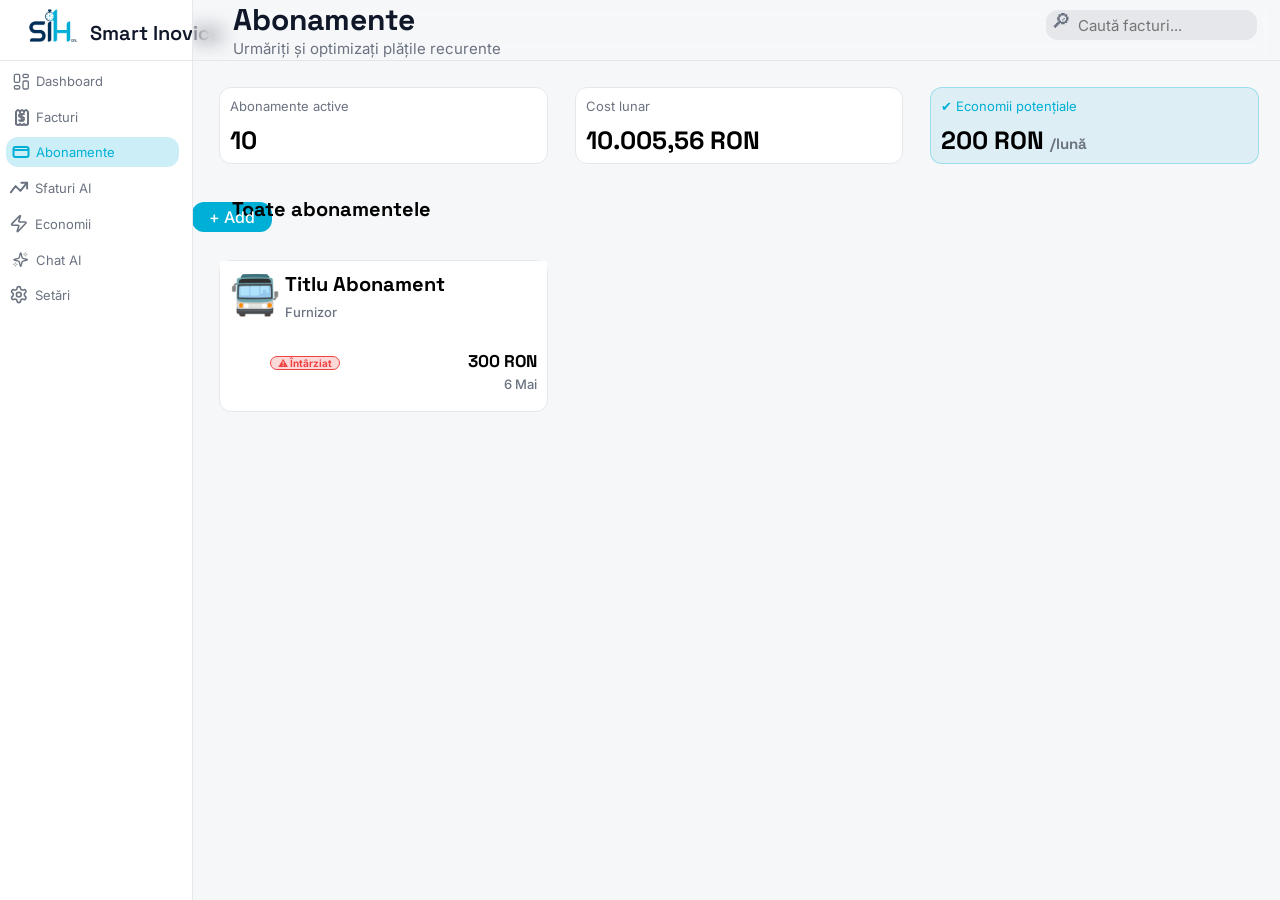
<file: abonamente.html>
<!doctype html>
<html lang="ro">
  <head>
    <title>Smart Inovice | Abonamente</title>
    <meta charset="UTF-8" />
    <meta property="og:title" content="Smart Inovice - Abonamente">
    <meta property="og:description" content="Smart Inovice | Abonamente - Urmăriți și optimizați plățile recurente">
    <meta property="og:image" content="https://t-beni.github.io/Smart-Inovex-Platform/Imagini/meta_image.jpeg">
    <meta property="og:url" content="https://t-beni.github.io//Smart-Inovex-Platform/abonamente.html">
    <meta property="og:type" content="website">
    <link rel="stylesheet" href="style.css" />
    <link rel="icon" type="image/x-icon" href="Imagini/logoTransparent.png" />
  </head>
  <body id="bodyAll">
    <!--Partea fixa-->

    <!--Header-->
    <section id="half1">
      <div id="component1">
        <img id="imgLogo1" src="Imagini/logoTransparent.png" />
        <p id="textLogo1">Smart Inovice</p>
      </div>
      <div id="component2">
        <div id="component2Text">
          <p id="dashboardText">Abonamente</p>
          <p id="dashboardText2">Urmăriți și optimizați plățile recurente</p>
        </div>
        <div id="containerHeaderRight">
          <div id="containerSearchBar">
            <div id="searchBar">
              <p id="searchBarSymbol">🔎︎</p>
              <input
                type="text"
                id="searchBarInput"
                placeholder="Caută facturi..."
              />
            </div>
          </div>
        </div>
      </div>
    </section>
    <section id="half2">
      <!--Bara de navigare-->
      <div id="component3">
        <div class="butonNav notSelected" onclick="window.location.href='dashboard.html'">
          <svg id="svgDashboard" viewBox="0 0 30 30" class="navSVG">
            <rect
              x="5"
              y="5"
              width="8"
              height="12"
              rx="2"
              fill="transparent"
              stroke="hsl(220 9% 46%)"
              stroke-width="2"
            />
            <rect
              x="18"
              y="5"
              width="8"
              height="5"
              rx="2"
              fill="transparent"
              stroke="hsl(220 9% 46%)"
              stroke-width="2"
            />
            <rect
              x="18"
              y="15"
              width="8"
              height="12"
              rx="2"
              fill="transparent"
              stroke="hsl(220 9% 46%)"
              stroke-width="2"
            />
            <rect
              x="5"
              y="22"
              width="8"
              height="5"
              rx="2"
              fill="transparent"
              stroke="hsl(220 9% 46%)"
              stroke-width="2"
            />
          </svg>
          <p class="navText">Dashboard</p>
        </div>
        <div class="butonNav notSelected" onclick="window.location.href='facturi.html'">
          <svg viewBox="0 0 20 20" class="navSVG">
            <path
              d="
    M 5 5
    Q 7 1 9 5
    Q 11 1 13 5
    Q 15 1 17 5
    L 17 17
    Q 15 19 13 17
    Q 11 19 9 17
    Q 7 19 5 17
    Z

    M 10.5 7
    L 10.5 14

    M 13 8
    Q 13 7 10.5 7
    Q 8 7 8 8.5
    Q 8 10 10.5 10
    Q 13 10 13 11.5
    Q 13 14 10.5 14
    Q 8 14 8 12.5
  "
              fill="transparent"
              stroke="hsl(220 9% 46%)"
              stroke-width="2"
            />
          </svg>
          <p class="navText">Facturi</p>
        </div>
        <div class="butonNav selected">
          <svg viewBox="0 0 20 20" class="navSVG">
            <rect
              x="2.5"
              y="5"
              width="15"
              height="10"
              rx="2"
              ry="2"
              fill="none"
              stroke="rgb(0, 175, 214)"
              stroke-width="2"
            />
            <path
              d="
    M 2 8
    L 18 8
  "
              fill="transparent"
              stroke="rgb(0, 175, 214)"
              stroke-width="2"
            />
          </svg>
          <p class="navText">Abonamente</p>
        </div>
        <div class="butonNav notSelected" onclick="window.location.href='sfaturi-ai.html'">
          <svg
            width="24"
            height="24"
            viewBox="0 0 25 25"
            fill="none"
            stroke="hsl(220 9% 46%)"
            stroke-width="2"
            stroke-linecap="round"
            stroke-linejoin="round"
          >
            <polyline points="22 7 15 15.5 10 10.5 5 17"></polyline>
            <polyline points="16 7 22 7 22 13"></polyline>
          </svg>
          <p class="navText">Sfaturi AI</p>
        </div>
        <div class="butonNav notSelected" onclick="window.location.href='economii.html'">
          <svg
            width="24"
            height="24"
            viewBox="-4 -2.5 30 30"
            fill="none"
            stroke="hsl(220 9% 46%)"
            stroke-width="2"
            stroke-linecap="round"
            stroke-linejoin="round"
          >
            <path
              d="M4 14a1 1 0 0 1-.78-1.63l9.9-10.2a.5.5 0 0 1 .86.46l-1.92 6.02A1 1 0 0 0 13 10h7a1 1 0 0 1 .78 1.63l-9.9 10.2a.5.5 0 0 1-.86-.46l1.92-6.02A1 1 0 0 0 11 14z"
            ></path>
          </svg>
          <p class="navText">Economii</p>
        </div>
<div class="butonNav notSelected" onclick="window.location.href='ai-chat.html'">
              <svg class="navSVG" viewBox="0 0 30 30" stroke = "hsl(220 9% 46%)">
                <defs>
                  <path id="shape" d="M9.937 15.5A2 2 0 0 0 8.5 14.063l-6.135-1.582a.5.5 0 0 1 0-.962L8.5 9.936A2 2 0 0 0 9.937 8.5l1.582-6.135a.5.5 0 0 1 .963 0L14.063 8.5A2 2 0 0 0 15.5 9.937l6.135 1.581a.5.5 0 0 1 0 .964L15.5 14.063a2 2 0 0 0-1.437 1.437l-1.582 6.135a.5.5 0 0 1-.963 0z" fill="none" stroke-width="2"/>
                </defs>
                <use href="#shape"
                x = "2.5" y = "2.5"/>
                <use href="#shape"
                x = "60" y = "10" transform="scale(0.3)"/>
                <use href="#shape"
                x = "10" y = "60" transform="scale(0.3)"/>
              </svg>
          <p class="navText">Chat AI</p>
        </div>
        <div class="butonNav notSelected" onclick="window.location.href='setari.html'">
          <svg
            width="24"
            height="24"
            viewBox="-4 -2.5 30 30"
            fill="none"
            stroke="hsl(220 9% 46%)"
            stroke-width="2"
            stroke-linecap="round"
            stroke-linejoin="round"
          >
            <path
              d="M12.22 2h-.44a2 2 0 0 0-2 2v.18a2 2 0 0 1-1 1.73l-.43.25a2 2 0 0 1-2 0l-.15-.08a2 2 0 0 0-2.73.73l-.22.38a2 2 0 0 0 .73 2.73l.15.1a2 2 0 0 1 1 1.72v.51a2 2 0 0 1-1 1.74l-.15.09a2 2 0 0 0-.73 2.73l.22.38a2 2 0 0 0 2.73.73l.15-.08a2 2 0 0 1 2 0l.43.25a2 2 0 0 1 1 1.73V20a2 2 0 0 0 2 2h.44a2 2 0 0 0 2-2v-.18a2 2 0 0 1 1-1.73l.43-.25a2 2 0 0 1 2 0l.15.08a2 2 0 0 0 2.73-.73l.22-.39a2 2 0 0 0-.73-2.73l-.15-.08a2 2 0 0 1-1-1.74v-.5a2 2 0 0 1 1-1.74l.15-.09a2 2 0 0 0 .73-2.73l-.22-.38a2 2 0 0 0-2.73-.73l-.15.08a2 2 0 0 1-2 0l-.43-.25a2 2 0 0 1-1-1.73V4a2 2 0 0 0-2-2z"
            ></path>
            <circle cx="12" cy="12" r="3"></circle>
          </svg>
          <p class="navText">Setări</p>
        </div>
      </div>

      <!--Partea mobila-->
      <div id="component4">
        <section class="billsSection" id="abonamenteCifreSection">
          <div class="abonamenteDivCifre">
            <p class="abonamenteTitluCifre">Abonamente active</p>
            <p class="abonamenteSumaCifre">10</p>
          </div>
          <div class="abonamenteDivCifre">
            <p class="abonamenteTitluCifre">Cost lunar</p>
            <p class="abonamenteSumaCifre">10.005,56 RON</p>
          </div>
          <div class="abonamenteDivCifre"
          style="
            background-color:rgb(0, 175, 214, 0.1);
            border-color:rgb(0, 175, 214, 0.3);
            border-style:solid;
            border-width:1px;">
            <p class="abonamenteTitluCifre"
            style="color:hsl(var(--ring));">✔ Economii potențiale</p>
            <p class="abonamenteSumaCifre">200 RON
              <span class="abonamenteSumaCifreAux">/lună</span>
            </p>
          </div>
        </section>
        <p class="textTitlu">Toate abonamentele</p>
        <p class="butonAdaugare">+ Add</p>
        <section class="billsSection">
            <div class="facturaDiv">
                <div class="facturaHalf1">
                    <p class="logoFactura">🚍</p>
                    <p class="titluFactura">Titlu Abonament<br><span class="furnizorFactura">Furnizor</span></p>
                    <a href="" class="treiPuncteFactura">⋮</a>
                </div>
                <div class="facturaHalf2">
                    <p class="stareFactura stareIntarziat2 stanga">⚠ Întârziat</p>
                    <p class="sumaFactura sumaFacturaPozitie">
                        300 RON<br>
                        <span class="termenLimitaFactura">6 Mai</span>
                    </p>
                </div>
            </div>
        </section>
      </div>
    </section>
    <script src="Scripturi/refreshAux.js"></script>
    <script src="Scripturi/animatieGrafic.js"></script>
  </body>
</html>
</file>
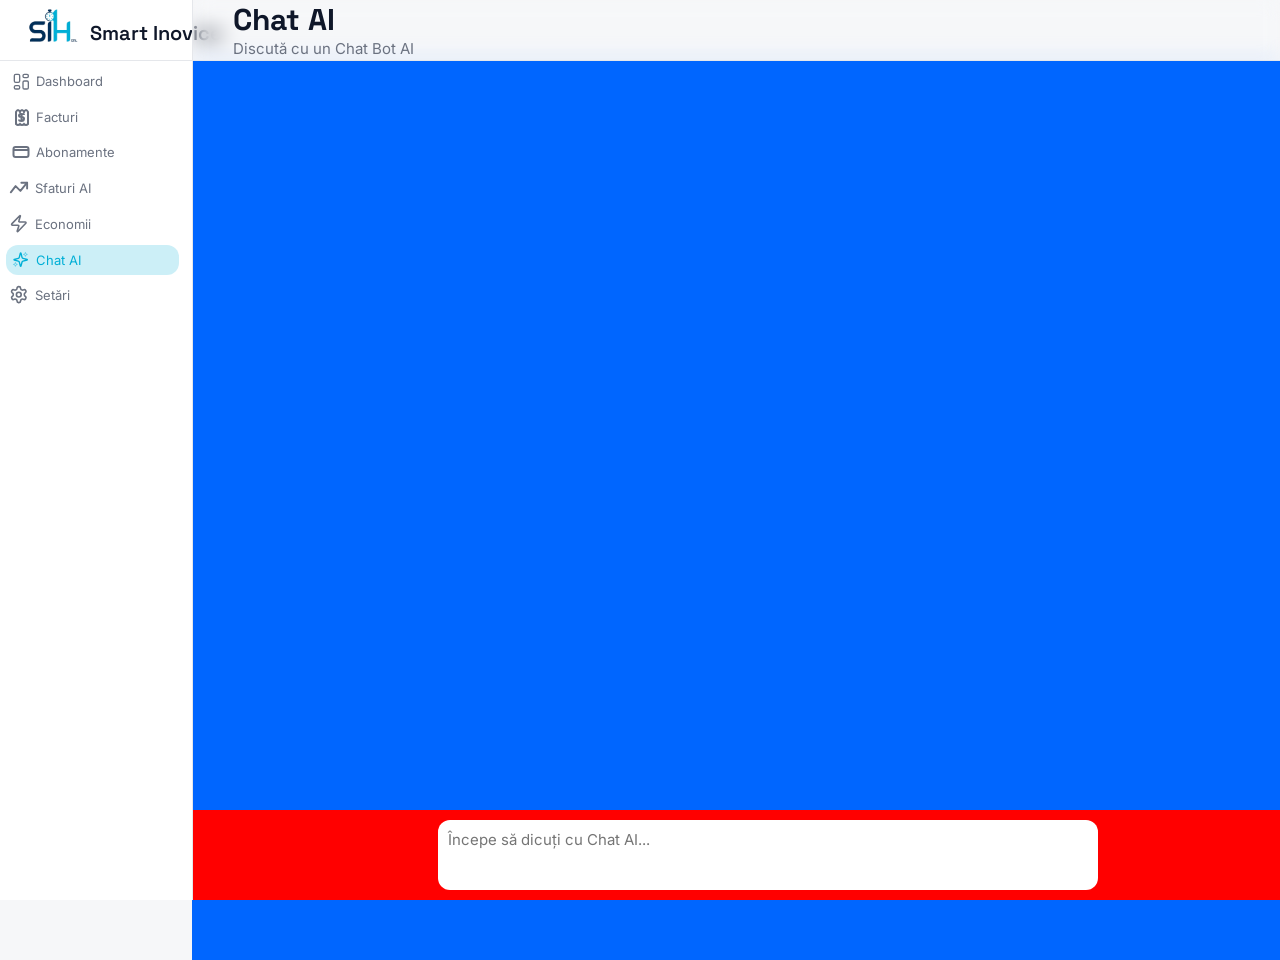
<file: ai-chat.html>
<!doctype html>
<html lang="ro">
  <head>
    <title>Smart Inovice | Chat AI</title>
    <meta charset="UTF-8" />
    <meta property="og:title" content="Smart Inovice - Chat AI">
    <meta property="og:description" content="Smart Inovice | Chat AI - Discută cu un Chat Bot AI">
    <meta property="og:image" content="https://t-beni.github.io/Smart-Inovex-Platform/Imagini/meta_image.jpeg">
    <meta property="og:url" content="https://t-beni.github.io//Smart-Inovex-Platform/facturi.html">
    <meta property="og:type" content="website">
    <link rel="stylesheet" href="style.css" />
    <link rel="icon" type="image/x-icon" href="Imagini/logoTransparent.png" />
  </head>
  <body id="bodyAll">
    <!--Partea fixa-->

    <!--Header-->
    <section id="half1">
      <div id="component1">
        <img id="imgLogo1" src="Imagini/logoTransparent.png" />
        <p id="textLogo1">Smart Inovice</p>
      </div>
      <div id="component2">
        <div id="component2Text">
          <p id="dashboardText">Chat AI</p>
          <p id="dashboardText2">Discută cu un Chat Bot AI</p>
        </div>
      </div>
    </section>
    <section id="half2">
      <!--Bara de navigare-->
      <div id="component3">
        <div class="butonNav notSelected" onclick="window.location.href='dashboard.html'">
          <svg id="svgDashboard" viewBox="0 0 30 30" class="navSVG">
            <rect
              x="5"
              y="5"
              width="8"
              height="12"
              rx="2"
              fill="transparent"
              stroke="hsl(220 9% 46%)"
              stroke-width="2"
            />
            <rect
              x="18"
              y="5"
              width="8"
              height="5"
              rx="2"
              fill="transparent"
              stroke="hsl(220 9% 46%)"
              stroke-width="2"
            />
            <rect
              x="18"
              y="15"
              width="8"
              height="12"
              rx="2"
              fill="transparent"
              stroke="hsl(220 9% 46%)"
              stroke-width="2"
            />
            <rect
              x="5"
              y="22"
              width="8"
              height="5"
              rx="2"
              fill="transparent"
              stroke="hsl(220 9% 46%)"
              stroke-width="2"
            />
          </svg>
          <p class="navText">Dashboard</p>
        </div>
        <div class="butonNav notSelected" onclick="window.location.href='facturi.html'">
          <svg viewBox="0 0 20 20" class="navSVG">
            <path
              d="
    M 5 5
    Q 7 1 9 5
    Q 11 1 13 5
    Q 15 1 17 5
    L 17 17
    Q 15 19 13 17
    Q 11 19 9 17
    Q 7 19 5 17
    Z

    M 10.5 7
    L 10.5 14

    M 13 8
    Q 13 7 10.5 7
    Q 8 7 8 8.5
    Q 8 10 10.5 10
    Q 13 10 13 11.5
    Q 13 14 10.5 14
    Q 8 14 8 12.5
  "
              fill="transparent"
              stroke="hsl(220 9% 46%)"
              stroke-width="2"
            />
          </svg>
          <p class="navText">Facturi</p>
        </div>
        <div class="butonNav notSelected" onclick="window.location.href='abonamente.html'">
          <svg viewBox="0 0 20 20" class="navSVG">
            <rect
              x="2.5"
              y="5"
              width="15"
              height="10"
              rx="2"
              ry="2"
              fill="none"
              stroke="hsl(220 9% 46%)"
              stroke-width="2"
            />
            <path
              d="
    M 2 8
    L 18 8
  "
              fill="transparent"
              stroke="hsl(220 9% 46%)"
              stroke-width="2"
            />
          </svg>
          <p class="navText">Abonamente</p>
        </div>
        <div class="butonNav notSelected" onclick="window.location.href='sfaturi-ai.html'">
          <svg
            width="24"
            height="24"
            viewBox="0 0 25 25"
            fill="none"
            stroke="hsl(220 9% 46%)"
            stroke-width="2"
            stroke-linecap="round"
            stroke-linejoin="round"
          >
            <polyline points="22 7 15 15.5 10 10.5 5 17"></polyline>
            <polyline points="16 7 22 7 22 13"></polyline>
          </svg>
          <p class="navText">Sfaturi AI</p>
        </div>
        <div class="butonNav notSelected" onclick="window.location.href='economii.html'">
          <svg
            width="24"
            height="24"
            viewBox="-4 -2.5 30 30"
            fill="none"
            stroke="hsl(220 9% 46%)"
            stroke-width="2"
            stroke-linecap="round"
            stroke-linejoin="round"
          >
            <path
              d="M4 14a1 1 0 0 1-.78-1.63l9.9-10.2a.5.5 0 0 1 .86.46l-1.92 6.02A1 1 0 0 0 13 10h7a1 1 0 0 1 .78 1.63l-9.9 10.2a.5.5 0 0 1-.86-.46l1.92-6.02A1 1 0 0 0 11 14z"
            ></path>
          </svg>
          <p class="navText">Economii</p>
        </div>
        <div class="butonNav selected" onclick="window.location.href='ai-chat.html'">
              <svg class="navSVG" viewBox="0 0 30 30">
                <defs>
                  <path id="shape" d="M9.937 15.5A2 2 0 0 0 8.5 14.063l-6.135-1.582a.5.5 0 0 1 0-.962L8.5 9.936A2 2 0 0 0 9.937 8.5l1.582-6.135a.5.5 0 0 1 .963 0L14.063 8.5A2 2 0 0 0 15.5 9.937l6.135 1.581a.5.5 0 0 1 0 .964L15.5 14.063a2 2 0 0 0-1.437 1.437l-1.582 6.135a.5.5 0 0 1-.963 0z" stroke = "rgb(0, 175, 214)" fill="none" stroke-width="2"/>
                </defs>
                <use href="#shape"
                x = "2.5" y = "2.5"/>
                <use href="#shape"
                x = "60" y = "10" transform="scale(0.3)"/>
                <use href="#shape"
                x = "10" y = "60" transform="scale(0.3)"/>
              </svg>
          <p class="navText selectedText">Chat AI</p>
        </div>
        <div class="butonNav notSelected" onclick="window.location.href='setari.html'">
          <svg
            width="24"
            height="24"
            viewBox="-4 -2.5 30 30"
            fill="none"
            stroke="hsl(220 9% 46%)"
            stroke-width="2"
            stroke-linecap="round"
            stroke-linejoin="round"
          >
            <path
              d="M12.22 2h-.44a2 2 0 0 0-2 2v.18a2 2 0 0 1-1 1.73l-.43.25a2 2 0 0 1-2 0l-.15-.08a2 2 0 0 0-2.73.73l-.22.38a2 2 0 0 0 .73 2.73l.15.1a2 2 0 0 1 1 1.72v.51a2 2 0 0 1-1 1.74l-.15.09a2 2 0 0 0-.73 2.73l.22.38a2 2 0 0 0 2.73.73l.15-.08a2 2 0 0 1 2 0l.43.25a2 2 0 0 1 1 1.73V20a2 2 0 0 0 2 2h.44a2 2 0 0 0 2-2v-.18a2 2 0 0 1 1-1.73l.43-.25a2 2 0 0 1 2 0l.15.08a2 2 0 0 0 2.73-.73l.22-.39a2 2 0 0 0-.73-2.73l-.15-.08a2 2 0 0 1-1-1.74v-.5a2 2 0 0 1 1-1.74l.15-.09a2 2 0 0 0 .73-2.73l-.22-.38a2 2 0 0 0-2.73-.73l-.15.08a2 2 0 0 1-2 0l-.43-.25a2 2 0 0 1-1-1.73V4a2 2 0 0 0-2-2z"
            ></path>
            <circle cx="12" cy="12" r="3"></circle>
          </svg>
          <p class="navText">Setări</p>
        </div>
      </div>

      <!--Partea mobila-->
      <div id="component4">
        <section id="chatSection"></section>
        <section id="inputSection">
          <textarea id="inputUser" placeholder="Începe să dicuți cu Chat AI..."></textarea>
        </section>
      </div>
    <script src="Scripturi/refreshAux.js"></script>
    <script src="Scripturi/animatieGrafic.js"></script>
  </body>
</html>
</file>
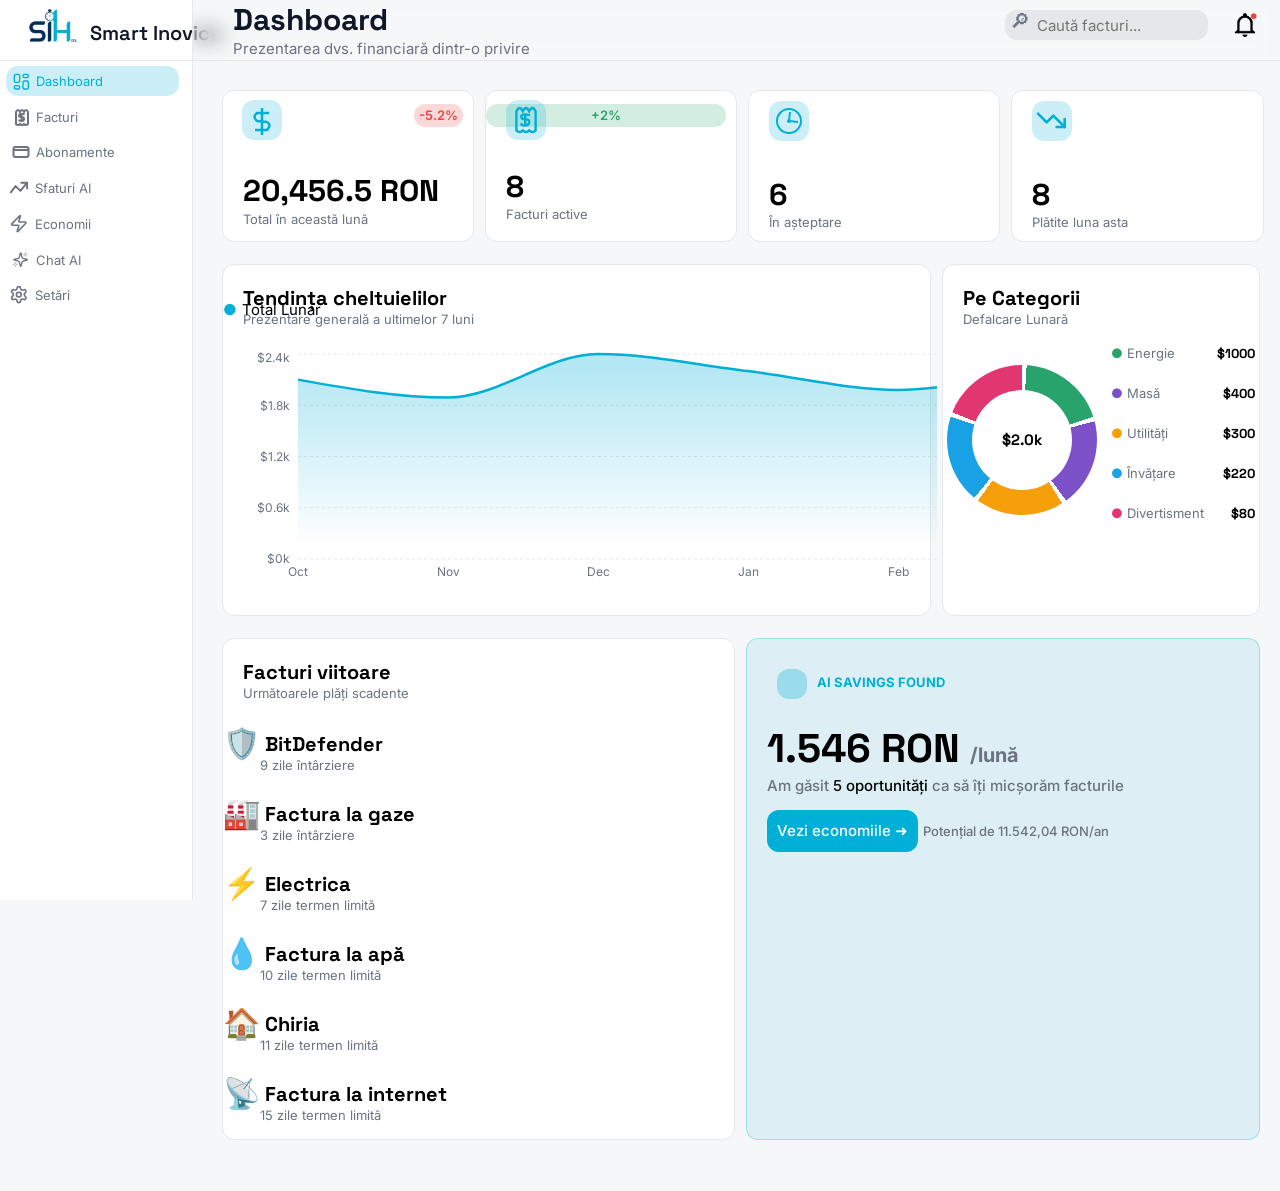
<file: dashboard.html>
<!doctype html>
<html lang="ro">
  <head>
    <title>Smart Inovice | Dashboard</title>
    <meta property="og:title" content="Smart Inovice - Dashboard">
    <meta property="og:description" content="Smart Inovice | Dashboard - Prezentarea dvs. financiară dintr-o privire">
    <meta property="og:image" content="https://t-beni.github.io/Smart-Inovex-Platform/Imagini/meta_image.jpeg">
    <meta property="og:url" content="https://t-beni.github.io//Smart-Inovex-Platform/dashboard.html">
    <meta property="og:type" content="website">
    <meta charset="UTF-8">
    <link rel="stylesheet" href="style.css" />
    <link rel="icon" type="image/x-icon" href="Imagini/logoTransparent.png" />
  </head>
<!--Start of Tawk.to Script-->
<script type="text/javascript">
var Tawk_API=Tawk_API||{}, Tawk_LoadStart=new Date();
(function(){
var s1=document.createElement("script"),s0=document.getElementsByTagName("script")[0];
s1.async=true;
s1.src='https://embed.tawk.to/69ebcf8fc8db451c31442187/1jn0idtut';
s1.charset='UTF-8';
s1.setAttribute('crossorigin','*');
s0.parentNode.insertBefore(s1,s0);
})();
</script>
<!--End of Tawk.to Script-->
  <body id="bodyAll">
    <!--Partea fixa-->

    <!--Header-->
    <section id="half1">
      <div id="component1">
        <img id="imgLogo1" src="Imagini/logoTransparent.png" />
        <p id="textLogo1">Smart Inovice</p>
      </div>
      <div id="component2">
        <div id="component2Text">
          <p id="dashboardText">Dashboard</p>
          <p id="dashboardText2">Prezentarea dvs. financiară dintr-o privire</p>
        </div>
        <div id="containerHeaderRight">
          <div id="containerSearchBar">
            <div id="searchBar">
              <p id="searchBarSymbol">🔎︎</p>
              <input
                type="text"
                id="searchBarInput"
                placeholder="Caută facturi..."
              />
            </div>
          </div>
          <button id="notificari" onclick="clickNotificari()"></button>
          <div id="fereastraNotificari">
            <div class="notificareDiv" onclick='window.open("prezentare-proiect.html", "_blank");'>
              <p class="titluNotificare"><span class="nouDot" id="notificareMark">●</span>Prezentarea Smart Inovice este gata!🥳🎉</p>
              <p class="continutNotificare">În sfârșit am terminat de integrat prezentarea ✨Smart Inovice✨ pe această platformă. Apasă AICI pentru a o vizualiza.</p>
              <p class="timpNotificare">15:47</p>
              <div class="pozaNotificare"></div>
            </div>
          </div>
        </div>
      </div>
    </section>
    <section id="half2">
      <!--Bara de navigare-->
      <div id="component3">
        <div class="selected" id="dashboardNavButton">
          <svg id="svgDashboard" viewBox="0 0 30 30" class="navSVG">
            <rect
              x="5"
              y="5"
              width="8"
              height="12"
              rx="2"
              fill="transparent"
              stroke="hsl(191, 100%, 42%)"
              stroke-width="2"
            />
            <rect
              x="18"
              y="5"
              width="8"
              height="5"
              rx="2"
              fill="transparent"
              stroke="hsl(191, 100%, 42%)"
              stroke-width="2"
            />
            <rect
              x="18"
              y="15"
              width="8"
              height="12"
              rx="2"
              fill="transparent"
              stroke="hsl(191, 100%, 42%)"
              stroke-width="2"
            />
            <rect
              x="5"
              y="22"
              width="8"
              height="5"
              rx="2"
              fill="transparent"
              stroke="hsl(191, 100%, 42%)"
              stroke-width="2"
            />
          </svg>
          <p class="navText selectedText">Dashboard</p>
        </div>
        <div class="butonNav notSelected" onclick="window.location.href='facturi.html'">
          <svg  viewBox="0 0 20 20" class="navSVG">
            <path
              d="
    M 5 5
    Q 7 1 9 5
    Q 11 1 13 5
    Q 15 1 17 5
    L 17 17
    Q 15 19 13 17
    Q 11 19 9 17
    Q 7 19 5 17
    Z

    M 10.5 7
    L 10.5 14

    M 13 8
    Q 13 7 10.5 7
    Q 8 7 8 8.5
    Q 8 10 10.5 10
    Q 13 10 13 11.5
    Q 13 14 10.5 14
    Q 8 14 8 12.5
  "
              fill="transparent"
              stroke="hsl(220 9% 46%)"
              stroke-width="2"
            />
          </svg>
          <p class="navText">Facturi</p>
        </div>
        <div class="butonNav notSelected" onclick="window.location.href='abonamente.html'">
          <svg viewBox="0 0 20 20" class="navSVG">
            <rect x="2.5" y="5" width="15" height="10" rx="2" ry="2" fill="none" stroke="hsl(220 9% 46%)" stroke-width="2"/>
            <path
              d="
    M 2 8
    L 18 8
  "
              fill="transparent"
              stroke="hsl(220 9% 46%)"
              stroke-width="2"
            />
          </svg>
          <p class="navText">Abonamente</p>
        </div>
        <div class="butonNav notSelected" onclick="window.location.href='sfaturi-ai.html'">
          <svg width="24" height="24" viewBox="0 0 25 25" fill="none" stroke="hsl(220 9% 46%)" stroke-width="2" stroke-linecap="round" stroke-linejoin="round">
            <polyline points="22 7 15 15.5 10 10.5 5 17"></polyline>
            <polyline points="16 7 22 7 22 13"></polyline>
          </svg>
          <p class="navText">Sfaturi AI</p>
        </div>
        <div class="butonNav notSelected">
          <svg width="24" height="24" viewBox="-4 -2.5 30 30" fill="none" stroke="hsl(220 9% 46%)" stroke-width="2" stroke-linecap="round" stroke-linejoin="round" >
            <path d="M4 14a1 1 0 0 1-.78-1.63l9.9-10.2a.5.5 0 0 1 .86.46l-1.92 6.02A1 1 0 0 0 13 10h7a1 1 0 0 1 .78 1.63l-9.9 10.2a.5.5 0 0 1-.86-.46l1.92-6.02A1 1 0 0 0 11 14z"></path>
          </svg>
          <p class="navText">Economii</p>
        </div>
<div class="butonNav notSelected" onclick="window.location.href='ai-chat.html'">
              <svg class="navSVG" viewBox="0 0 30 30" stroke = "hsl(220 9% 46%)">
                <defs>
                  <path id="shape" d="M9.937 15.5A2 2 0 0 0 8.5 14.063l-6.135-1.582a.5.5 0 0 1 0-.962L8.5 9.936A2 2 0 0 0 9.937 8.5l1.582-6.135a.5.5 0 0 1 .963 0L14.063 8.5A2 2 0 0 0 15.5 9.937l6.135 1.581a.5.5 0 0 1 0 .964L15.5 14.063a2 2 0 0 0-1.437 1.437l-1.582 6.135a.5.5 0 0 1-.963 0z" fill="none" stroke-width="2"/>
                </defs>
                <use href="#shape"
                x = "2.5" y = "2.5"/>
                <use href="#shape"
                x = "60" y = "10" transform="scale(0.3)"/>
                <use href="#shape"
                x = "10" y = "60" transform="scale(0.3)"/>
              </svg>
          <p class="navText">Chat AI</p>
        </div>
        <div class="butonNav notSelected" onclick="window.location.href='setari.html'">
          <svg width="24" height="24" viewBox="-4 -2.5 30 30" fill="none" stroke="hsl(220 9% 46%)" stroke-width="2" stroke-linecap="round" stroke-linejoin="round">
            <path d="M12.22 2h-.44a2 2 0 0 0-2 2v.18a2 2 0 0 1-1 1.73l-.43.25a2 2 0 0 1-2 0l-.15-.08a2 2 0 0 0-2.73.73l-.22.38a2 2 0 0 0 .73 2.73l.15.1a2 2 0 0 1 1 1.72v.51a2 2 0 0 1-1 1.74l-.15.09a2 2 0 0 0-.73 2.73l.22.38a2 2 0 0 0 2.73.73l.15-.08a2 2 0 0 1 2 0l.43.25a2 2 0 0 1 1 1.73V20a2 2 0 0 0 2 2h.44a2 2 0 0 0 2-2v-.18a2 2 0 0 1 1-1.73l.43-.25a2 2 0 0 1 2 0l.15.08a2 2 0 0 0 2.73-.73l.22-.39a2 2 0 0 0-.73-2.73l-.15-.08a2 2 0 0 1-1-1.74v-.5a2 2 0 0 1 1-1.74l.15-.09a2 2 0 0 0 .73-2.73l-.22-.38a2 2 0 0 0-2.73-.73l-.15.08a2 2 0 0 1-2 0l-.43-.25a2 2 0 0 1-1-1.73V4a2 2 0 0 0-2-2z"></path>
            <circle cx="12" cy="12" r="3"></circle>
          </svg>
          <p class="navText">Setări</p>
        </div>
      </div>

      <!--Partea mobila-->
      <div id="component4">
        <div class="paddingClasic" id="containerAux1">
          <!--Totalul si activele-->
          <section
            class="backgroundClasic index1 displayFlex gap1 autoSize marginBottom"
          >
            <div
              class="borderNormal rotunjit backgroundAlb tranzitie hoverUmbra marime1"
              id="totalLunarDiv"
            >
              <p id="procentTotal" class="valDown">-5.2%</p>
              <svg id="iconTotalLuna">
                <path
                  d="
                M 27 13
                L 15 13
                Q 10 17 15 21
                L 25 22
                Q 30 25 25 30
                L 13 30

                M 20 8
                L 20 35
                "
                  fill="transparent"
                  stroke="#00afd6"
                  stroke-width="2.5"
                />
              </svg>
              <p id="sumaLunaraNumar">20,456.5 RON</p>
              <p id="sumaLunaraText">Total în această lună</p>
            </div>

            <div
              class="borderNormal rotunjit backgroundAlb tranzitie hoverUmbra marime1"
            >
              <p id="procentActiveBills" class="valUp">+2%</p>
              <svg id="iconActiveBills" viewBox="-1.5 -2 25 25">
                <path
                  d="
    M 5 5
    Q 7 1 9 5
    Q 11 1 13 5
    Q 15 1 17 5
    L 17 17
    Q 15 19 13 17
    Q 11 19 9 17
    Q 7 19 5 17
    Z

    M 10.5 7
    L 10.5 14

    M 13 8
    Q 13 7 10.5 7
    Q 8 7 8 8.5
    Q 8 10 10.5 10
    Q 13 10 13 11.5
    Q 13 14 10.5 14
    Q 8 14 8 12.5
  "
                  fill="transparent"
                  stroke="#00afd6"
                  stroke-width="1.5"
                />
              </svg>
              <p id="activeBillsNumar">8</p>
              <p id="activeBillsText">Facturi active</p>
            </div>

            <div
              class="borderNormal rotunjit backgroundAlb tranzitie hoverUmbra marime1"
              id="inAsteptare"
            >
              <svg id="iconInAsteptare">
                <circle
                  cx="20"
                  cy="20"
                  r="12"
                  fill="none"
                  stroke="#00afd6"
                  stroke-width="2"
                />
                <circle
                  cx="20"
                  cy="20"
                  r="1"
                  fill="none"
                  stroke="#00afd6"
                  stroke-width="2"
                />
                <path
                  d="M 20 20 L 21 11 M 20 20 L 29 21"
                  fill="none"
                  stroke="#00afd6"
                  stroke-width="2"
                />
              </svg>
              <p id="inAsteptareNumar">6</p>
              <p id="inAsteptareText">În așteptare</p>
            </div>

            <div
              class="borderNormal rotunjit backgroundAlb tranzitie hoverUmbra marime1 gap0"
            >
              <svg
                id="iconPlatiteLunaAsta"
                width="24"
                height="24"
                viewBox="-2.5 -2.5 30 30"
                fill="none"
                stroke="#00afd6
            "
                stroke-width="2"
                stroke-linecap="round"
                stroke-linejoin="round"
              >
                <polyline points="22 17 13.5 8.5 8.5 13.5 2 7"></polyline>
                <polyline points="16 17 22 17 22 11"></polyline>
              </svg>
              <p id="platiteLunaAstaNumar">8</p>
              <p id="platiteLunaAstaText">Plătite luna asta</p>
            </div>
          </section>

          <!--Grafic-->
          <section
            class="backgroundClasic index1 displayFlex gap1 autoSize marginTop marginBottom"
          >
            <!--Textul Graficului-->
            <div
              class="borderNormal rotunjit backgroundAlb tranzitie marime1"
              id="graficDesenDiv"
            >
              <div id="textGrafic">
                <p id="tendintaCheltuielilorText">Tendința cheltuielilor</p>
                <p id="prezentareGeneralaText">
                  Prezentare generală a ultimelor 7 luni
                </p>
              </div>
              <div id="legendaGrafic">
                <span style="color: #00afd6; margin-right: 5px">●</span>Total
                Lunar
              </div>
              <svg id="graficPrincipal">
                <g id="sumaVerticala">
                  <text
                    orientation="left"
                    width="60"
                    height="205"
                    stroke="none"
                    font-size="12"
                    x="32"
                    y="9"
                    text-anchor="end"
                    fill="hsl(220, 9%, 46%)"
                    font-family="Inter"
                  >
                    <tspan x="32" dy="0.355em">$2.4k</tspan>
                  </text>
                  <line
                    stroke-dasharray="3 3"
                    stroke="hsl(220, 13%, 91%)"
                    fill="none"
                    x="40"
                    y="5"
                    width="558"
                    height="205"
                    x1="40"
                    y1="5"
                    x2="940"
                    y2="5"
                  ></line>
                  <text
                    orientation="left"
                    width="60"
                    height="205"
                    stroke="none"
                    font-size="12"
                    x="32"
                    y="56.25"
                    text-anchor="end"
                    fill="hsl(220, 9%, 46%)"
                    font-family="Inter"
                  >
                    <tspan x="32" dy="0.355em">$1.8k</tspan>
                  </text>
                  <line
                    stroke-dasharray="3 3"
                    stroke="hsl(220, 13%, 91%)"
                    fill="none"
                    x="40"
                    y="5"
                    width="558"
                    height="205"
                    x1="40"
                    y1="210"
                    x2="940"
                    y2="210"
                  ></line>
                  <text
                    orientation="left"
                    width="60"
                    height="205"
                    stroke="none"
                    font-size="12"
                    x="32"
                    y="107.5"
                    text-anchor="end"
                    fill="hsl(220, 9%, 46%)"
                    font-family="Inter"
                  >
                    <tspan x="32" dy="0.355em">$1.2k</tspan>
                  </text>
                  <line
                    stroke-dasharray="3 3"
                    stroke="hsl(220, 13%, 91%)"
                    fill="none"
                    x="40"
                    y="5"
                    width="558"
                    height="205"
                    x1="40"
                    y1="158.75"
                    x2="940"
                    y2="158.75"
                  ></line>
                  <text
                    orientation="left"
                    width="60"
                    height="205"
                    stroke="none"
                    font-size="12"
                    x="32"
                    y="158.75"
                    text-anchor="end"
                    fill="hsl(220, 9%, 46%)"
                    font-family="Inter"
                  >
                    <tspan x="32" dy="0.355em">$0.6k</tspan>
                  </text>
                  <line
                    stroke-dasharray="3 3"
                    stroke="hsl(220, 13%, 91%)"
                    fill="none"
                    x="40"
                    y="5"
                    width="558"
                    height="205"
                    x1="40"
                    y1="107.5"
                    x2="940"
                    y2="107.5"
                  ></line>
                  <text
                    orientation="left"
                    width="60"
                    height="205"
                    stroke="none"
                    font-size="12"
                    x="32"
                    y="210"
                    text-anchor="end"
                    fill="hsl(220, 9%, 46%)"
                    font-family="Inter"
                  >
                    <tspan x="32" dy="0.355em">$0k</tspan>
                  </text>
                  <line
                    stroke-dasharray="3 3"
                    stroke="hsl(220, 13%, 91%)"
                    fill="none"
                    x="40"
                    y="5"
                    width="558"
                    height="205"
                    x1="40"
                    y1="56.25"
                    x2="940"
                    y2="56.25"
                  ></line>
                </g>
                <g id="timpOrizontal">
                  <text
                    orientation="bottom"
                    width="558"
                    height="30"
                    stroke="none"
                    font-size="12"
                    x="40"
                    y="218"
                    text-anchor="middle"
                    fill="hsl(220, 9%, 46%)"
                    font-family="Inter"
                  >
                    <tspan x="40" dy="0.71em">Oct</tspan>
                  </text>
                  <text
                    orientation="bottom"
                    width="558"
                    height="30"
                    stroke="none"
                    font-size="12"
                    x="133"
                    y="218"
                    text-anchor="middle"
                    fill="hsl(220, 9%, 46%)"
                    font-family="Inter"
                  >
                    <tspan x="190" dy="0.71em">Nov</tspan>
                  </text>
                  <text
                    orientation="bottom"
                    width="558"
                    height="30"
                    stroke="none"
                    font-size="12"
                    x="226"
                    y="218"
                    text-anchor="middle"
                    fill="hsl(220, 9%, 46%)"
                    font-family="Inter"
                  >
                    <tspan x="340" dy="0.71em">Dec</tspan>
                  </text>
                  <text
                    orientation="bottom"
                    width="558"
                    height="30"
                    stroke="none"
                    font-size="12"
                    x="319"
                    y="218"
                    text-anchor="middle"
                    fill="hsl(220, 9%, 46%)"
                    font-family="Inter"
                  >
                    <tspan x="490" dy="0.71em">Jan</tspan>
                  </text>
                  <text
                    orientation="bottom"
                    width="558"
                    height="30"
                    stroke="none"
                    font-size="12"
                    x="412"
                    y="218"
                    text-anchor="middle"
                    fill="hsl(220, 9%, 46%)"
                    font-family="Inter"
                  >
                    <tspan x="640" dy="0.71em">Feb</tspan>
                  </text>
                  <text
                    orientation="bottom"
                    width="558"
                    height="30"
                    stroke="none"
                    font-size="12"
                    x="505"
                    y="218"
                    text-anchor="middle"
                    fill="hsl(220, 9%, 46%)"
                    font-family="Inter"
                  >
                    <tspan x="790" dy="0.71em">Mar</tspan>
                  </text>
                  <text
                    orientation="bottom"
                    width="558"
                    height="30"
                    stroke="none"
                    font-size="12"
                    x="592.921875"
                    y="218"
                    text-anchor="middle"
                    fill="hsl(220, 9%, 46%)"
                    font-family="Inter"
                  >
                    <tspan x="940" dy="0.71em">Apr</tspan>
                  </text>
                </g>
                <g class="recharts-layer">
                  <defs>
                    <linearGradient
                      id="colorAmount"
                      x1="0"
                      y1="0"
                      x2="0"
                      y2="1"
                    >
                      <stop
                        offset="5%"
                        stop-color="hsl(191, 100%, 42%)"
                        stop-opacity="0.3"
                      ></stop>
                      <stop
                        offset="95%"
                        stop-color="hsl(191, 100%, 42%)"
                        stop-opacity="0"
                      ></stop>
                    </linearGradient>
                  </defs>
                  <path
                    stroke-width="2.5"
                    fill-opacity="1"
                    fill="url(#colorAmount)"
                    width="558"
                    height="205"
                    stroke="none"
                    d="M 40 30.625
C 90 39.594, 140 48.563, 190 48.563
C 240 48.563, 290 5, 340 5
C 390 5, 440 16.104, 490 22.083
C 540 28.063, 590 40.875, 640 40.875
C 690 40.875, 740 26.354, 790 26.354
C 840 26.354, 890 39.167, 940 51.979
L 940 210
C 890 210, 840 210, 790 210
C 740 210, 690 210, 640 210
C 590 210, 540 210, 490 210
C 450 210, 390 210, 340 210
C 290 210, 240 210, 190 210
C 140 210, 90 210, 40 210
Z"
                  ></path>
                  <path
                    stroke="hsl(191, 100%, 42%)"
                    stroke-width="2.5"
                    fill-opacity="1"
                    fill="none"
                    width="558"
                    height="205"
                    d="M 40 30.625
C 90 39.594, 140 48.563, 190 48.563
C 240 48.563, 290 5, 340 5
C 390 5, 440 16.104, 490 22.083
C 540 28.063, 590 40.875, 640 40.875
C 690 40.875, 740 26.354, 790 26.354
C 840 26.354, 890 39.167, 940 51.979"
                  ></path>
                </g>
                <path d="M 40 31 L 40 5" stroke="rgb(150, 150, 150, 0.75)" stroke-width="1" id="linieCursor"/>
              </svg>
            </div>

            <!--Cerc Grafic Pe Categorii-->
            <div
              class="borderNormal rotunjit backgroundAlb tranzitie marime1"
              id="graficCercDiv"
            >
            <div id="textGraficCerc">
              <p id="peCategoriiText">Pe Categorii</p>
              <p id="defalcareLunaraText">Defalcare Lunară</p>
            </div>
            <div id="graficSiLegendaDiv">
              <div id="graficDiv">
                <div id="graficCerc">
                  <p id="sumaGraficCerc">$2.0k</p>
                </div>
              </div>
              <div id="legendaDiv">
                <p class="legendaTextClass" id="slot1Legenda">
                  <span class="cerculetLegenda">
                    ●
                    <span class="textLegenda">Energie</span>
                  </span>
                  <span class="sumaLegenda">$1000</span>
                </p>
                <p class="legendaTextClass" id="slot2Legenda">
                  <span class="cerculetLegenda">
                    ●
                    <span class="textLegenda">Masă</span>
                  </span>
                  <span class="sumaLegenda">$400</span>
                </p>
                <p class="legendaTextClass" id="slot3Legenda">
                  <span class="cerculetLegenda">
                    ●
                    <span class="textLegenda">Utilități</span>
                  </span>
                  <span class="sumaLegenda">$300</span>
                </p>
                <p class="legendaTextClass" id="slot4Legenda">
                  <span class="cerculetLegenda">
                    ●
                    <span class="textLegenda">Învățare</span>
                  </span>
                  <span class="sumaLegenda">$220</span>
                </p>
                <p class="legendaTextClass" id="slot5Legenda">
                  <span class="cerculetLegenda">
                    ●
                    <span class="textLegenda">Divertisment</span>
                  </span>
                  <span class="sumaLegenda">$80</span>
                </p>
              </div>
            </div>
            </div>
          </section>

          <!--Ai si Bills-->
          <section
            class="backgroundClasic index1 displayFlex gap1 autoSize marginTop marginBottom"
          >
            <div
              class="borderNormal rotunjit backgroundAlb tranzitie marime1"
              id="billsListDiv"
            ><div id="textBillsDiv">
                <p class="titlu1">Facturi viitoare</p>
                <p class="titlu2">
                  Următoarele plăți scadente
                </p>
              </div>
              <div id="listaFacturi">
                <div class="factura">
                  <div class="facturaIcon">🛡️</div>
                  <div class="facturaContent">
                    <div class="facturaTitluSiData">
                      <p class="titluFactura">BitDefender</p>
                      <p class="dataFactura">9 zile întârziere</p>
                    </div>
                    <div class="facturaSumaSiStare">
                      <p class="sumaFactura">$320.00</p>
                      <p class="stareFactura stareIntarziat">Întârziat</p>
                    </div>
                  </div>
                </div>
                <div class="factura">
                  <div class="facturaIcon">🏭</div>
                  <div class="facturaContent">
                    <div class="facturaTitluSiData">
                      <p class="titluFactura">Factura la gaze</p>
                      <p class="dataFactura">3 zile întârziere</p>
                    </div>
                    <div class="facturaSumaSiStare">
                      <p class="sumaFactura">$250.72</p>
                      <p class="stareFactura stareIntarziat">Întârziat</p>
                    </div>
                  </div>
                </div>
                <div class="factura">
                  <div class="facturaIcon">⚡</div>
                  <div class="facturaContent">
                    <div class="facturaTitluSiData">
                      <p class="titluFactura">Electrica</p>
                      <p class="dataFactura">7 zile termen limită</p>
                    </div>
                    <div class="facturaSumaSiStare">
                      <p class="sumaFactura">$130.50</p>
                      <p class="stareFactura stareInAsteptare">În așteptare</p>
                    </div>
                  </div>
                </div>
                <div class="factura">
                  <div class="facturaIcon">💧</div>
                  <div class="facturaContent">
                    <div class="facturaTitluSiData">
                      <p class="titluFactura">Factura la apă</p>
                      <p class="dataFactura">10 zile termen limită</p>
                    </div>
                    <div class="facturaSumaSiStare">
                      <p class="sumaFactura">$52.50</p>
                      <p class="stareFactura stareInAsteptare">În așteptare</p>
                    </div>
                  </div>
                </div>
                <div class="factura">
                  <div class="facturaIcon">🏠</div>
                  <div class="facturaContent">
                    <div class="facturaTitluSiData">
                      <p class="titluFactura">Chiria</p>
                      <p class="dataFactura">11 zile termen limită</p>
                    </div>
                    <div class="facturaSumaSiStare">
                      <p class="sumaFactura">$520.00</p>
                      <p class="stareFactura stareInAsteptare">În așteptare</p>
                    </div>
                  </div>
                </div>
                <div class="factura">
                  <div class="facturaIcon">📡</div>
                  <div class="facturaContent">
                    <div class="facturaTitluSiData">
                      <p class="titluFactura">Factura la internet</p>
                      <p class="dataFactura">15 zile termen limită</p>
                    </div>
                    <div class="facturaSumaSiStare">
                      <p class="sumaFactura">$10.60</p>
                      <p class="stareFactura stareInAsteptare">În așteptare</p>
                    </div>
                  </div>
                </div>
              </div>
            </div>
            <div
              class="borderNormal rotunjit backgroundAlb tranzitie marime1"
              id="aiDiv"
            ><section id="aiTitluSection">
              <svg id="iconAi" viewBox="0 0 30 30">
                <defs>
                  <path id="shape" d="M9.937 15.5A2 2 0 0 0 8.5 14.063l-6.135-1.582a.5.5 0 0 1 0-.962L8.5 9.936A2 2 0 0 0 9.937 8.5l1.582-6.135a.5.5 0 0 1 .963 0L14.063 8.5A2 2 0 0 0 15.5 9.937l6.135 1.581a.5.5 0 0 1 0 .964L15.5 14.063a2 2 0 0 0-1.437 1.437l-1.582 6.135a.5.5 0 0 1-.963 0z" stroke = "hsl(191, 100%, 42%)" fill="none" stroke-width="2"/>
                </defs>
                <use href="#shape"
                x = "2.5" y = "2.5"/>
                <use href="#shape"
                x = "60" y = "10" transform="scale(0.3)"/>
                <use href="#shape"
                x = "10" y = "60" transform="scale(0.3)"/>
              </svg>
              <p id="aiSavingsFoundText">AI SAVINGS FOUND</p>
            </section>
            <section id="aiSumaSection">
              <p id="sumaNumarAi">1.546 RON <span id="sumaTimpAi">/lună</span></p>
            </section>
            <section id="aiMesajSection">
              <p id="textAiMesaj">Am găsit <span class="evidentiere">5 oportunități</span> ca să îți micșorăm facturile</p>
            </section>
            <section id="aiButonSection">
              <button id="veziEconomiileButon">Vezi economiile ➜</button>
              <p id="potentialMesajAi">Potențial de 11.542,04 RON/an</p>
            </section>
        </div>
          </section>
        </div>
      </div>
    </section>
    <script src="Scripturi/refreshAux.js"></script>
    <script src="Scripturi/notificari.js"></script>
    <script src="Scripturi/animatieGrafic.js"></script>
  </body>
</html>
</file>
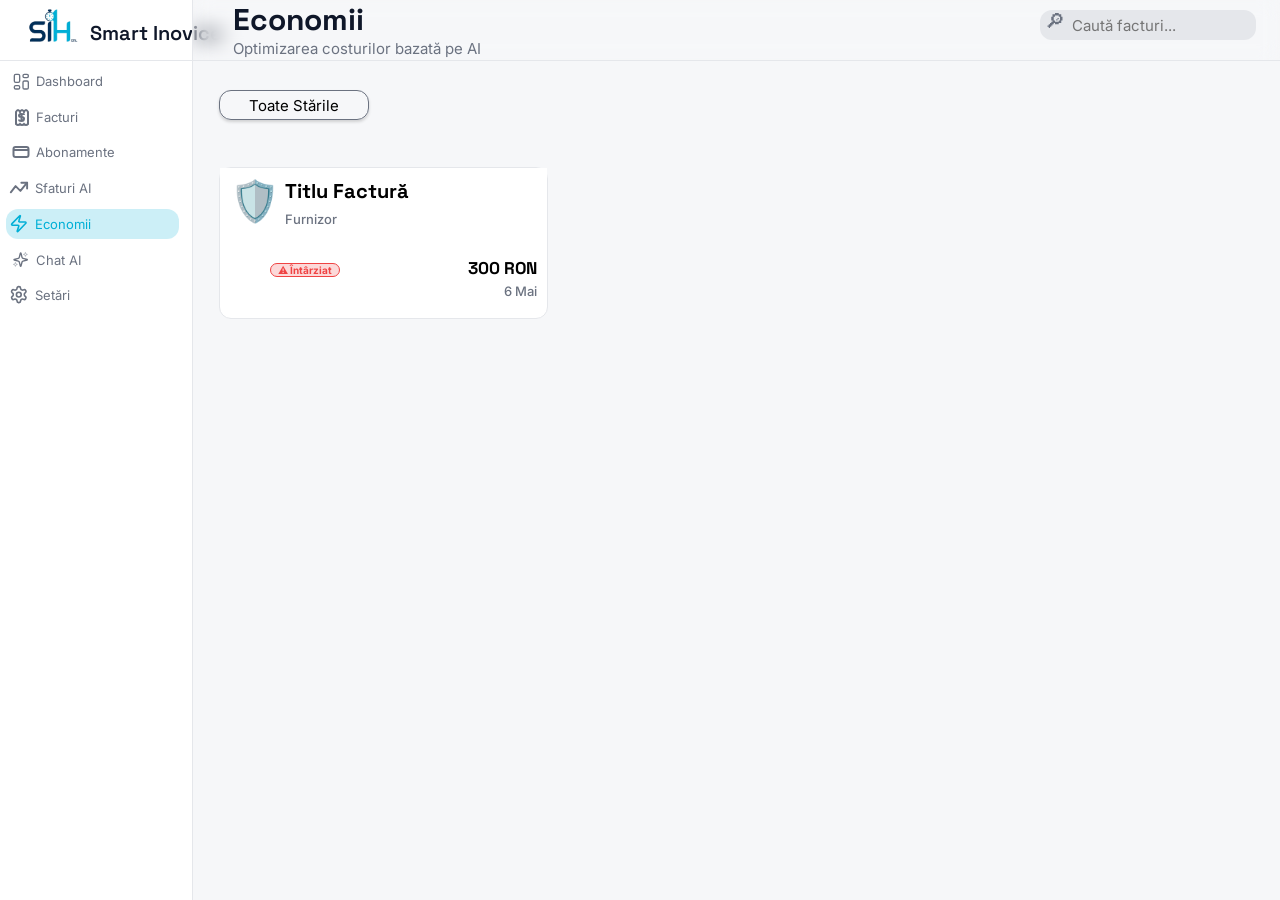
<file: economii.html>
<!doctype html>
<html lang="ro">
  <head>
    <title>Smart Inovice | Economii</title>
    <meta charset="UTF-8" />
    <meta property="og:title" content="Smart Inovice - Economii">
    <meta property="og:description" content="Smart Inovice | Economii - Optimizarea costurilor bazată pe AI">
    <meta property="og:image" content="https://t-beni.github.io/Smart-Inovex-Platform/Imagini/meta_image.jpeg">
    <meta property="og:url" content="https://t-beni.github.io//Smart-Inovex-Platform/facturi.html">
    <meta property="og:type" content="website">
    <link rel="stylesheet" href="style.css" />
    <link rel="icon" type="image/x-icon" href="Imagini/logoTransparent.png" />
  </head>
  <body id="bodyAll">
    <!--Partea fixa-->

    <!--Header-->
    <section id="half1">
      <div id="component1">
        <img id="imgLogo1" src="Imagini/logoTransparent.png" />
        <p id="textLogo1">Smart Inovice</p>
      </div>
      <div id="component2">
        <div id="component2Text">
          <p id="dashboardText">Economii</p>
          <p id="dashboardText2">Optimizarea costurilor bazată pe AI</p>
        </div>
        <div id="containerHeaderRight">
          <div id="containerSearchBar">
            <div id="searchBar">
              <p id="searchBarSymbol">🔎︎</p>
              <input
                type="text"
                id="searchBarInput"
                placeholder="Caută facturi..."
              />
            </div>
          </div>
        </div>
      </div>
    </section>
    <section id="half2">
      <!--Bara de navigare-->
      <div id="component3">
        <div class="butonNav notSelected" onclick="window.location.href='dashboard.html'">
          <svg id="svgDashboard" viewBox="0 0 30 30" class="navSVG">
            <rect
              x="5"
              y="5"
              width="8"
              height="12"
              rx="2"
              fill="transparent"
              stroke="hsl(220 9% 46%)"
              stroke-width="2"
            />
            <rect
              x="18"
              y="5"
              width="8"
              height="5"
              rx="2"
              fill="transparent"
              stroke="hsl(220 9% 46%)"
              stroke-width="2"
            />
            <rect
              x="18"
              y="15"
              width="8"
              height="12"
              rx="2"
              fill="transparent"
              stroke="hsl(220 9% 46%)"
              stroke-width="2"
            />
            <rect
              x="5"
              y="22"
              width="8"
              height="5"
              rx="2"
              fill="transparent"
              stroke="hsl(220 9% 46%)"
              stroke-width="2"
            />
          </svg>
          <p class="navText">Dashboard</p>
        </div>
        <div class="butonNav notSelected" onclick="window.location.href='facturi.html'">
          <svg viewBox="0 0 20 20" class="navSVG">
            <path
              d="
    M 5 5
    Q 7 1 9 5
    Q 11 1 13 5
    Q 15 1 17 5
    L 17 17
    Q 15 19 13 17
    Q 11 19 9 17
    Q 7 19 5 17
    Z

    M 10.5 7
    L 10.5 14

    M 13 8
    Q 13 7 10.5 7
    Q 8 7 8 8.5
    Q 8 10 10.5 10
    Q 13 10 13 11.5
    Q 13 14 10.5 14
    Q 8 14 8 12.5
  "
              fill="transparent"
              stroke="hsl(220 9% 46%)"
              stroke-width="2"
            />
          </svg>
          <p class="navText">Facturi</p>
        </div>
        <div class="butonNav notSelected" onclick="window.location.href='abonamente.html'">
          <svg viewBox="0 0 20 20" class="navSVG">
            <rect
              x="2.5"
              y="5"
              width="15"
              height="10"
              rx="2"
              ry="2"
              fill="none"
              stroke="hsl(220 9% 46%)"
              stroke-width="2"
            />
            <path
              d="
    M 2 8
    L 18 8
  "
              fill="transparent"
              stroke="hsl(220 9% 46%)"
              stroke-width="2"
            />
          </svg>
          <p class="navText">Abonamente</p>
        </div>
        <div class="butonNav notSelected" onclick="window.location.href='sfaturi-ai.html'">
          <svg
            width="24"
            height="24"
            viewBox="0 0 25 25"
            fill="none"
            stroke="hsl(220 9% 46%)"
            stroke-width="2"
            stroke-linecap="round"
            stroke-linejoin="round"
          >
            <polyline points="22 7 15 15.5 10 10.5 5 17"></polyline>
            <polyline points="16 7 22 7 22 13"></polyline>
          </svg>
          <p class="navText">Sfaturi AI</p>
        </div>
        <div class="butonNav selected" onclick="window.location.href='economii.html'">
          <svg
            width="24"
            height="24"
            viewBox="-4 -2.5 30 30"
            fill="none"
            stroke="rgb(0, 175, 214)"
            stroke-width="2"
            stroke-linecap="round"
            stroke-linejoin="round"
          >
            <path
              d="M4 14a1 1 0 0 1-.78-1.63l9.9-10.2a.5.5 0 0 1 .86.46l-1.92 6.02A1 1 0 0 0 13 10h7a1 1 0 0 1 .78 1.63l-9.9 10.2a.5.5 0 0 1-.86-.46l1.92-6.02A1 1 0 0 0 11 14z"
            ></path>
          </svg>
          <p class="navText selectedText">Economii</p>
        </div>
<div class="butonNav notSelected" onclick="window.location.href='ai-chat.html'">
              <svg class="navSVG" viewBox="0 0 30 30" stroke = "hsl(220 9% 46%)">
                <defs>
                  <path id="shape" d="M9.937 15.5A2 2 0 0 0 8.5 14.063l-6.135-1.582a.5.5 0 0 1 0-.962L8.5 9.936A2 2 0 0 0 9.937 8.5l1.582-6.135a.5.5 0 0 1 .963 0L14.063 8.5A2 2 0 0 0 15.5 9.937l6.135 1.581a.5.5 0 0 1 0 .964L15.5 14.063a2 2 0 0 0-1.437 1.437l-1.582 6.135a.5.5 0 0 1-.963 0z" fill="none" stroke-width="2"/>
                </defs>
                <use href="#shape"
                x = "2.5" y = "2.5"/>
                <use href="#shape"
                x = "60" y = "10" transform="scale(0.3)"/>
                <use href="#shape"
                x = "10" y = "60" transform="scale(0.3)"/>
              </svg>
          <p class="navText">Chat AI</p>
        </div>
        <div class="butonNav notSelected" onclick="window.location.href='setari.html'">
          <svg
            width="24"
            height="24"
            viewBox="-4 -2.5 30 30"
            fill="none"
            stroke="hsl(220 9% 46%)"
            stroke-width="2"
            stroke-linecap="round"
            stroke-linejoin="round"
          >
            <path
              d="M12.22 2h-.44a2 2 0 0 0-2 2v.18a2 2 0 0 1-1 1.73l-.43.25a2 2 0 0 1-2 0l-.15-.08a2 2 0 0 0-2.73.73l-.22.38a2 2 0 0 0 .73 2.73l.15.1a2 2 0 0 1 1 1.72v.51a2 2 0 0 1-1 1.74l-.15.09a2 2 0 0 0-.73 2.73l.22.38a2 2 0 0 0 2.73.73l.15-.08a2 2 0 0 1 2 0l.43.25a2 2 0 0 1 1 1.73V20a2 2 0 0 0 2 2h.44a2 2 0 0 0 2-2v-.18a2 2 0 0 1 1-1.73l.43-.25a2 2 0 0 1 2 0l.15.08a2 2 0 0 0 2.73-.73l.22-.39a2 2 0 0 0-.73-2.73l-.15-.08a2 2 0 0 1-1-1.74v-.5a2 2 0 0 1 1-1.74l.15-.09a2 2 0 0 0 .73-2.73l-.22-.38a2 2 0 0 0-2.73-.73l-.15.08a2 2 0 0 1-2 0l-.43-.25a2 2 0 0 1-1-1.73V4a2 2 0 0 0-2-2z"
            ></path>
            <circle cx="12" cy="12" r="3"></circle>
          </svg>
          <p class="navText">Setări</p>
        </div>
      </div>

      <!--Partea mobila-->
      <div id="component4">
        <section id="filtruSection">
          <button id="toateStarile">Toate Stările</button>
        </section>
        <section id="billsSection">
            <div class="facturaDiv">
                <div class="facturaHalf1">
                    <p class="logoFactura">🛡️</p>
                    <p class="titluFactura">Titlu Factură<br><span class="furnizorFactura">Furnizor</span></p>
                    <a href="" class="treiPuncteFactura">⋮</a>
                </div>
                <div class="facturaHalf2">
                    <p class="stareFactura stareIntarziat2 stanga">⚠ Întârziat</p>
                    <p class="sumaFactura sumaFacturaPozitie">
                        300 RON<br>
                        <span class="termenLimitaFactura">6 Mai</span>
                    </p>
                </div>
            </div>
        </section>
      </div>
    </section>
    <script src="Scripturi/refreshAux.js"></script>
    <script src="Scripturi/animatieGrafic.js"></script>
  </body>
</html>
</file>
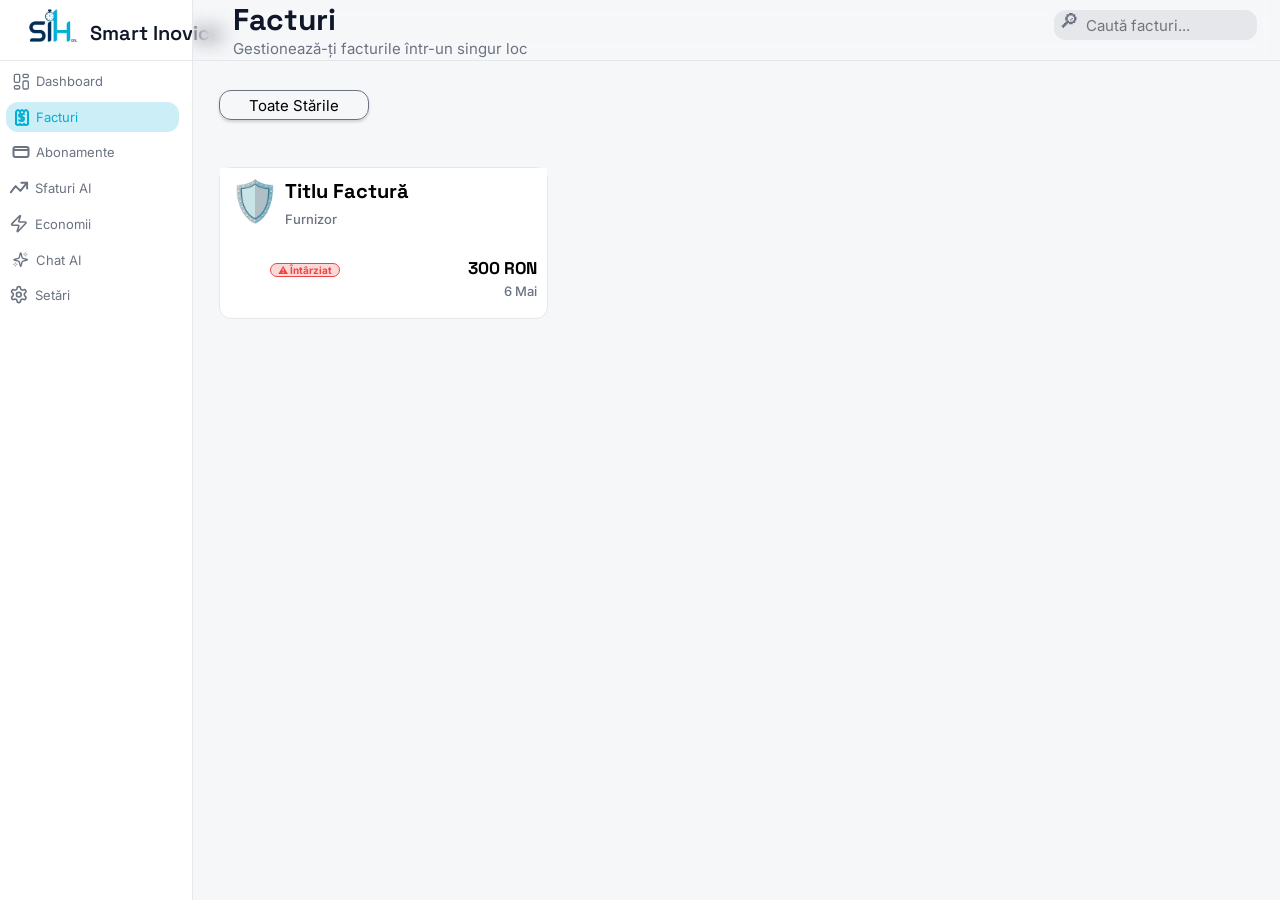
<file: facturi.html>
<!doctype html>
<html>
  <head>
    <title>Smart Inovice | Facturi</title>
    <meta charset="UTF-8" />
    <meta property="og:title" content="Smart Inovice - Facturi">
    <meta property="og:description" content="Smart Inovice | Facturi - Gestionează-ți facturile într-un singur loc">
    <meta property="og:image" content="https://t-beni.github.io/Smart-Inovex-Platform/Imagini/meta_image.jpeg">
    <meta property="og:url" content="https://t-beni.github.io//Smart-Inovex-Platform/facturi.html">
    <meta property="og:type" content="website">
    <link rel="stylesheet" href="style.css" />
    <link rel="icon" type="image/x-icon" href="Imagini/logoTransparent.png" />
  </head>
  <body id="bodyAll">
    <!--Partea fixa-->

    <!--Header-->
    <section id="half1">
      <div id="component1">
        <img id="imgLogo1" src="Imagini/logoTransparent.png" />
        <p id="textLogo1">Smart Inovice</p>
      </div>
      <div id="component2">
        <div id="component2Text">
          <p id="dashboardText">Facturi</p>
          <p id="dashboardText2">Gestionează-ți facturile într-un singur loc</p>
        </div>
        <div id="containerHeaderRight">
          <div id="containerSearchBar">
            <div id="searchBar">
              <p id="searchBarSymbol">🔎︎</p>
              <input
                type="text"
                id="searchBarInput"
                placeholder="Caută facturi..."
              />
            </div>
          </div>
        </div>
      </div>
    </section>
    <section id="half2">
      <!--Bara de navigare-->
      <div id="component3">
        <div class="butonNav notSelected" onclick="window.location.href='dashboard.html'">
          <svg id="svgDashboard" viewBox="0 0 30 30" class="navSVG">
            <rect
              x="5"
              y="5"
              width="8"
              height="12"
              rx="2"
              fill="transparent"
              stroke="hsl(220 9% 46%)"
              stroke-width="2"
            />
            <rect
              x="18"
              y="5"
              width="8"
              height="5"
              rx="2"
              fill="transparent"
              stroke="hsl(220 9% 46%)"
              stroke-width="2"
            />
            <rect
              x="18"
              y="15"
              width="8"
              height="12"
              rx="2"
              fill="transparent"
              stroke="hsl(220 9% 46%)"
              stroke-width="2"
            />
            <rect
              x="5"
              y="22"
              width="8"
              height="5"
              rx="2"
              fill="transparent"
              stroke="hsl(220 9% 46%)"
              stroke-width="2"
            />
          </svg>
          <p class="navText">Dashboard</p>
        </div>
        <div class="butonNav selected">
          <svg viewBox="0 0 20 20" class="navSVG">
            <path
              d="
    M 5 5
    Q 7 1 9 5
    Q 11 1 13 5
    Q 15 1 17 5
    L 17 17
    Q 15 19 13 17
    Q 11 19 9 17
    Q 7 19 5 17
    Z

    M 10.5 7
    L 10.5 14

    M 13 8
    Q 13 7 10.5 7
    Q 8 7 8 8.5
    Q 8 10 10.5 10
    Q 13 10 13 11.5
    Q 13 14 10.5 14
    Q 8 14 8 12.5
  "
              fill="transparent"
              stroke="rgb(0, 175, 214)"
              stroke-width="2"
            />
          </svg>
          <p id="billsNavText" class="navText selectedText">Facturi</p>
        </div>
        <div class="butonNav notSelected" onclick="window.location.href='abonamente.html'">
          <svg viewBox="0 0 20 20" class="navSVG">
            <rect
              x="2.5"
              y="5"
              width="15"
              height="10"
              rx="2"
              ry="2"
              fill="none"
              stroke="hsl(220 9% 46%)"
              stroke-width="2"
            />
            <path
              d="
    M 2 8
    L 18 8
  "
              fill="transparent"
              stroke="hsl(220 9% 46%)"
              stroke-width="2"
            />
          </svg>
          <p class="navText">Abonamente</p>
        </div>
        <div class="butonNav notSelected" onclick="window.location.href='sfaturi-ai.html'">
          <svg
            width="24"
            height="24"
            viewBox="0 0 25 25"
            fill="none"
            stroke="hsl(220 9% 46%)"
            stroke-width="2"
            stroke-linecap="round"
            stroke-linejoin="round"
          >
            <polyline points="22 7 15 15.5 10 10.5 5 17"></polyline>
            <polyline points="16 7 22 7 22 13"></polyline>
          </svg>
          <p class="navText">Sfaturi AI</p>
        </div>
        <div class="butonNav notSelected" onclick="window.location.href='economii.html'">
          <svg
            width="24"
            height="24"
            viewBox="-4 -2.5 30 30"
            fill="none"
            stroke="hsl(220 9% 46%)"
            stroke-width="2"
            stroke-linecap="round"
            stroke-linejoin="round"
          >
            <path
              d="M4 14a1 1 0 0 1-.78-1.63l9.9-10.2a.5.5 0 0 1 .86.46l-1.92 6.02A1 1 0 0 0 13 10h7a1 1 0 0 1 .78 1.63l-9.9 10.2a.5.5 0 0 1-.86-.46l1.92-6.02A1 1 0 0 0 11 14z"
            ></path>
          </svg>
          <p class="navText">Economii</p>
        </div>
        <div class="butonNav notSelected" onclick="window.location.href='ai-chat.html'">
              <svg class="navSVG" viewBox="0 0 30 30">
                <defs>
                  <path id="shape" d="M9.937 15.5A2 2 0 0 0 8.5 14.063l-6.135-1.582a.5.5 0 0 1 0-.962L8.5 9.936A2 2 0 0 0 9.937 8.5l1.582-6.135a.5.5 0 0 1 .963 0L14.063 8.5A2 2 0 0 0 15.5 9.937l6.135 1.581a.5.5 0 0 1 0 .964L15.5 14.063a2 2 0 0 0-1.437 1.437l-1.582 6.135a.5.5 0 0 1-.963 0z" stroke = "hsl(220 9% 46%)" fill="none" stroke-width="2"/>
                </defs>
                <use href="#shape"
                x = "2.5" y = "2.5"/>
                <use href="#shape"
                x = "60" y = "10" transform="scale(0.3)"/>
                <use href="#shape"
                x = "10" y = "60" transform="scale(0.3)"/>
              </svg>
          <p class="navText">Chat AI</p>
        </div>
        <div class="butonNav notSelected" onclick="window.location.href='setari.html'">
          <svg
            width="24"
            height="24"
            viewBox="-4 -2.5 30 30"
            fill="none"
            stroke="hsl(220 9% 46%)"
            stroke-width="2"
            stroke-linecap="round"
            stroke-linejoin="round"
          >
            <path
              d="M12.22 2h-.44a2 2 0 0 0-2 2v.18a2 2 0 0 1-1 1.73l-.43.25a2 2 0 0 1-2 0l-.15-.08a2 2 0 0 0-2.73.73l-.22.38a2 2 0 0 0 .73 2.73l.15.1a2 2 0 0 1 1 1.72v.51a2 2 0 0 1-1 1.74l-.15.09a2 2 0 0 0-.73 2.73l.22.38a2 2 0 0 0 2.73.73l.15-.08a2 2 0 0 1 2 0l.43.25a2 2 0 0 1 1 1.73V20a2 2 0 0 0 2 2h.44a2 2 0 0 0 2-2v-.18a2 2 0 0 1 1-1.73l.43-.25a2 2 0 0 1 2 0l.15.08a2 2 0 0 0 2.73-.73l.22-.39a2 2 0 0 0-.73-2.73l-.15-.08a2 2 0 0 1-1-1.74v-.5a2 2 0 0 1 1-1.74l.15-.09a2 2 0 0 0 .73-2.73l-.22-.38a2 2 0 0 0-2.73-.73l-.15.08a2 2 0 0 1-2 0l-.43-.25a2 2 0 0 1-1-1.73V4a2 2 0 0 0-2-2z"
            ></path>
            <circle cx="12" cy="12" r="3"></circle>
          </svg>
          <p class="navText">Setări</p>
        </div>
      </div>

      <!--Partea mobila-->
      <div id="component4">
        <section id="filtruSection">
          <button id="toateStarile">Toate Stările</button>
        </section>
        <section id="billsSection">
            <div class="facturaDiv">
                <div class="facturaHalf1">
                    <p class="logoFactura">🛡️</p>
                    <p class="titluFactura">Titlu Factură<br><span class="furnizorFactura">Furnizor</span></p>
                    <a href="" class="treiPuncteFactura">⋮</a>
                </div>
                <div class="facturaHalf2">
                    <p class="stareFactura stareIntarziat2 stanga">⚠ Întârziat</p>
                    <p class="sumaFactura sumaFacturaPozitie">
                        300 RON<br>
                        <span class="termenLimitaFactura">6 Mai</span>
                    </p>
                </div>
            </div>
        </section>
      </div>
    </section>
    <script src="Scripturi/refreshAux.js"></script>
    <script src="Scripturi/animatieGrafic.js"></script>
  </body>
</html>
</file>
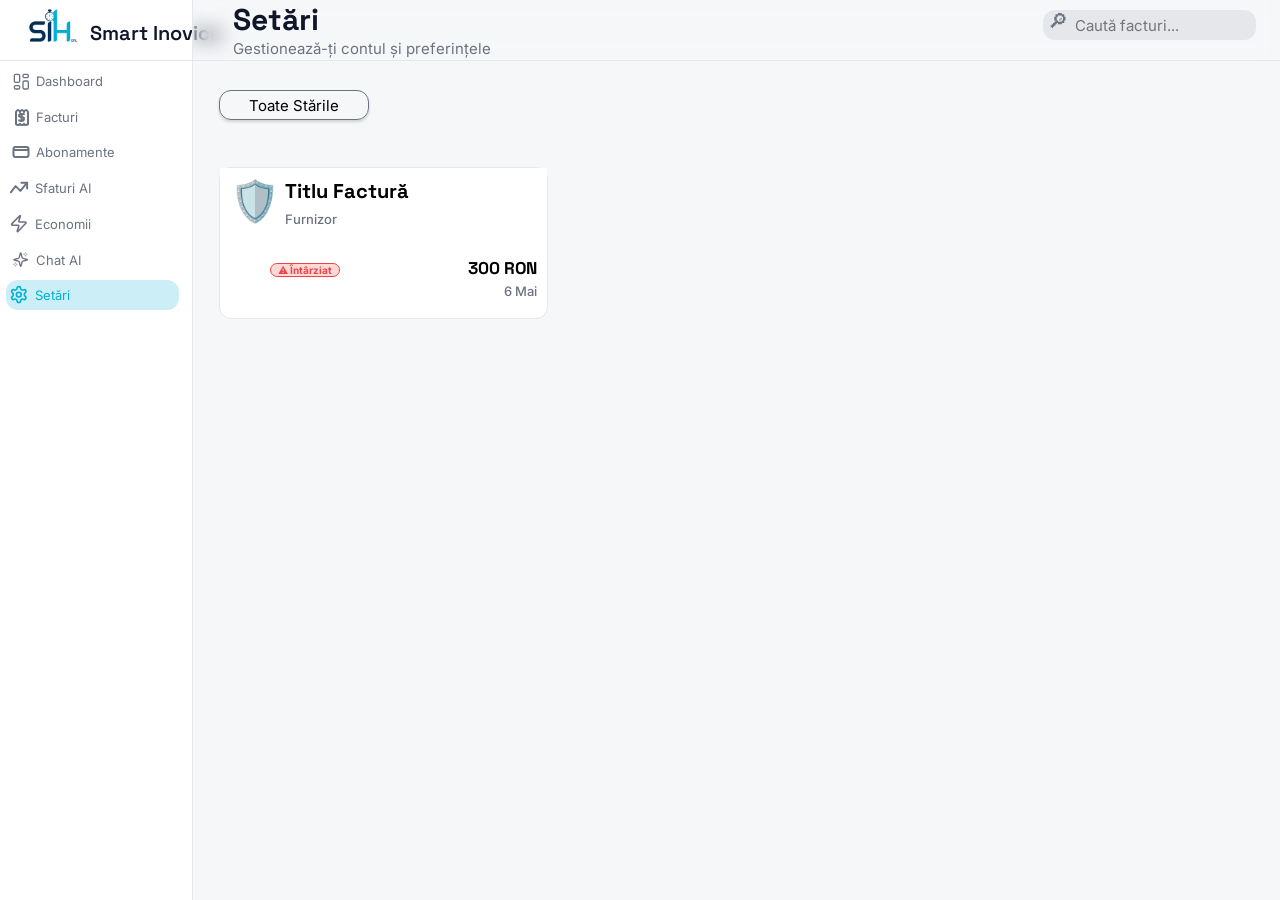
<file: setari.html>
<!doctype html>
<html lang="ro">
  <head>
    <title>Smart Inovice | Setări</title>
    <meta charset="UTF-8" />
    <meta property="og:title" content="Smart Inovice - Setări">
    <meta property="og:description" content="Smart Inovice | Facturi - Gestionează-ți contul și preferințele">
    <meta property="og:image" content="https://t-beni.github.io/Smart-Inovex-Platform/Imagini/meta_image.jpeg">
    <meta property="og:url" content="https://t-beni.github.io//Smart-Inovex-Platform/facturi.html">
    <meta property="og:type" content="website">
    <link rel="stylesheet" href="style.css" />
    <link rel="icon" type="image/x-icon" href="Imagini/logoTransparent.png" />
  </head>
  <body id="bodyAll">
    <!--Partea fixa-->

    <!--Header-->
    <section id="half1">
      <div id="component1">
        <img id="imgLogo1" src="Imagini/logoTransparent.png" />
        <p id="textLogo1">Smart Inovice</p>
      </div>
      <div id="component2">
        <div id="component2Text">
          <p id="dashboardText">Setări</p>
          <p id="dashboardText2">Gestionează-ți contul și preferințele</p>
        </div>
        <div id="containerHeaderRight">
          <div id="containerSearchBar">
            <div id="searchBar">
              <p id="searchBarSymbol">🔎︎</p>
              <input
                type="text"
                id="searchBarInput"
                placeholder="Caută facturi..."
              />
            </div>
          </div>
        </div>
      </div>
    </section>
    <section id="half2">
      <!--Bara de navigare-->
      <div id="component3">
        <div class="butonNav notSelected" onclick="window.location.href='dashboard.html'">
          <svg id="svgDashboard" viewBox="0 0 30 30" class="navSVG">
            <rect
              x="5"
              y="5"
              width="8"
              height="12"
              rx="2"
              fill="transparent"
              stroke="hsl(220 9% 46%)"
              stroke-width="2"
            />
            <rect
              x="18"
              y="5"
              width="8"
              height="5"
              rx="2"
              fill="transparent"
              stroke="hsl(220 9% 46%)"
              stroke-width="2"
            />
            <rect
              x="18"
              y="15"
              width="8"
              height="12"
              rx="2"
              fill="transparent"
              stroke="hsl(220 9% 46%)"
              stroke-width="2"
            />
            <rect
              x="5"
              y="22"
              width="8"
              height="5"
              rx="2"
              fill="transparent"
              stroke="hsl(220 9% 46%)"
              stroke-width="2"
            />
          </svg>
          <p class="navText">Dashboard</p>
        </div>
        <div class="butonNav notSelected" onclick="window.location.href='facturi.html'">
          <svg viewBox="0 0 20 20" class="navSVG">
            <path
              d="
    M 5 5
    Q 7 1 9 5
    Q 11 1 13 5
    Q 15 1 17 5
    L 17 17
    Q 15 19 13 17
    Q 11 19 9 17
    Q 7 19 5 17
    Z

    M 10.5 7
    L 10.5 14

    M 13 8
    Q 13 7 10.5 7
    Q 8 7 8 8.5
    Q 8 10 10.5 10
    Q 13 10 13 11.5
    Q 13 14 10.5 14
    Q 8 14 8 12.5
  "
              fill="transparent"
              stroke="hsl(220 9% 46%)"
              stroke-width="2"
            />
          </svg>
          <p class="navText">Facturi</p>
        </div>
        <div class="butonNav notSelected" onclick="window.location.href='abonamente.html'">
          <svg viewBox="0 0 20 20" class="navSVG">
            <rect
              x="2.5"
              y="5"
              width="15"
              height="10"
              rx="2"
              ry="2"
              fill="none"
              stroke="hsl(220 9% 46%)"
              stroke-width="2"
            />
            <path
              d="
    M 2 8
    L 18 8
  "
              fill="transparent"
              stroke="hsl(220 9% 46%)"
              stroke-width="2"
            />
          </svg>
          <p class="navText">Abonamente</p>
        </div>
        <div class="butonNav notSelected" onclick="window.location.href='sfaturi-ai.html'">
          <svg
            width="24"
            height="24"
            viewBox="0 0 25 25"
            fill="none"
            stroke="hsl(220 9% 46%)"
            stroke-width="2"
            stroke-linecap="round"
            stroke-linejoin="round"
          >
            <polyline points="22 7 15 15.5 10 10.5 5 17"></polyline>
            <polyline points="16 7 22 7 22 13"></polyline>
          </svg>
          <p class="navText">Sfaturi AI</p>
        </div>
        <div class="butonNav notSelected" onclick="window.location.href='economii.html'">
          <svg
            width="24"
            height="24"
            viewBox="-4 -2.5 30 30"
            fill="none"
            stroke="hsl(220 9% 46%)"
            stroke-width="2"
            stroke-linecap="round"
            stroke-linejoin="round"
          >
            <path
              d="M4 14a1 1 0 0 1-.78-1.63l9.9-10.2a.5.5 0 0 1 .86.46l-1.92 6.02A1 1 0 0 0 13 10h7a1 1 0 0 1 .78 1.63l-9.9 10.2a.5.5 0 0 1-.86-.46l1.92-6.02A1 1 0 0 0 11 14z"
            ></path>
          </svg>
          <p class="navText">Economii</p>
        </div>
<div class="butonNav notSelected" onclick="window.location.href='ai-chat.html'">
              <svg class="navSVG" viewBox="0 0 30 30" stroke = "hsl(220 9% 46%)">
                <defs>
                  <path id="shape" d="M9.937 15.5A2 2 0 0 0 8.5 14.063l-6.135-1.582a.5.5 0 0 1 0-.962L8.5 9.936A2 2 0 0 0 9.937 8.5l1.582-6.135a.5.5 0 0 1 .963 0L14.063 8.5A2 2 0 0 0 15.5 9.937l6.135 1.581a.5.5 0 0 1 0 .964L15.5 14.063a2 2 0 0 0-1.437 1.437l-1.582 6.135a.5.5 0 0 1-.963 0z" fill="none" stroke-width="2"/>
                </defs>
                <use href="#shape"
                x = "2.5" y = "2.5"/>
                <use href="#shape"
                x = "60" y = "10" transform="scale(0.3)"/>
                <use href="#shape"
                x = "10" y = "60" transform="scale(0.3)"/>
              </svg>
          <p class="navText">Chat AI</p>
        </div>
        <div class="butonNav selected" onclick="window.location.href='setari.html'">
          <svg
            width="24"
            height="24"
            viewBox="-4 -2.5 30 30"
            fill="none"
            stroke="rgb(0, 175, 214)"
            stroke-width="2"
            stroke-linecap="round"
            stroke-linejoin="round"
          >
            <path
              d="M12.22 2h-.44a2 2 0 0 0-2 2v.18a2 2 0 0 1-1 1.73l-.43.25a2 2 0 0 1-2 0l-.15-.08a2 2 0 0 0-2.73.73l-.22.38a2 2 0 0 0 .73 2.73l.15.1a2 2 0 0 1 1 1.72v.51a2 2 0 0 1-1 1.74l-.15.09a2 2 0 0 0-.73 2.73l.22.38a2 2 0 0 0 2.73.73l.15-.08a2 2 0 0 1 2 0l.43.25a2 2 0 0 1 1 1.73V20a2 2 0 0 0 2 2h.44a2 2 0 0 0 2-2v-.18a2 2 0 0 1 1-1.73l.43-.25a2 2 0 0 1 2 0l.15.08a2 2 0 0 0 2.73-.73l.22-.39a2 2 0 0 0-.73-2.73l-.15-.08a2 2 0 0 1-1-1.74v-.5a2 2 0 0 1 1-1.74l.15-.09a2 2 0 0 0 .73-2.73l-.22-.38a2 2 0 0 0-2.73-.73l-.15.08a2 2 0 0 1-2 0l-.43-.25a2 2 0 0 1-1-1.73V4a2 2 0 0 0-2-2z"
            ></path>
            <circle cx="12" cy="12" r="3"></circle>
          </svg>
          <p class="navText selectedText">Setări</p>
        </div>
      </div>

      <!--Partea mobila-->
      <div id="component4">
        <section id="filtruSection">
          <button id="toateStarile">Toate Stările</button>
        </section>
        <section id="billsSection">
            <div class="facturaDiv">
                <div class="facturaHalf1">
                    <p class="logoFactura">🛡️</p>
                    <p class="titluFactura">Titlu Factură<br><span class="furnizorFactura">Furnizor</span></p>
                    <a href="" class="treiPuncteFactura">⋮</a>
                </div>
                <div class="facturaHalf2">
                    <p class="stareFactura stareIntarziat2 stanga">⚠ Întârziat</p>
                    <p class="sumaFactura sumaFacturaPozitie">
                        300 RON<br>
                        <span class="termenLimitaFactura">6 Mai</span>
                    </p>
                </div>
            </div>
        </section>
      </div>
    </section>
    <script src="Scripturi/refreshAux.js"></script>
    <script src="Scripturi/animatieGrafic.js"></script>
  </body>
</html>
</file>
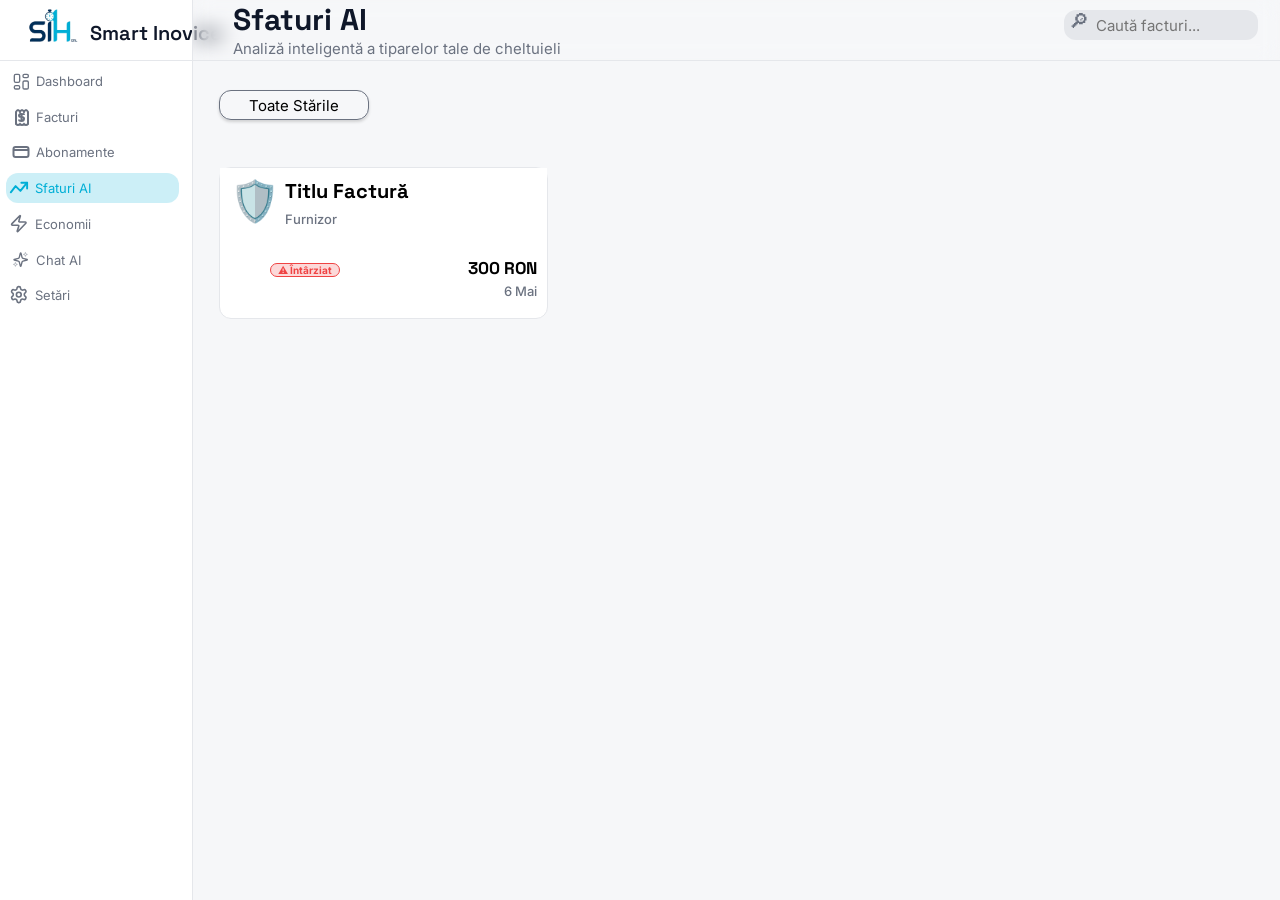
<file: sfaturi-ai.html>
<!doctype html>
<html lang="ro">
  <head>
    <title>Smart Inovice | Sfaturi AI</title>
    <meta charset="UTF-8" />
    <meta property="og:title" content="Smart Inovice - Sfaturi AI">
    <meta property="og:description" content="Smart Inovice | Sfaturi AI - Analiză inteligentă a tiparelor tale de cheltuieli">
    <meta property="og:image" content="https://t-beni.github.io/Smart-Inovex-Platform/Imagini/meta_image.jpeg">
    <meta property="og:url" content="https://t-beni.github.io//Smart-Inovex-Platform/facturi.html">
    <meta property="og:type" content="website">
    <link rel="stylesheet" href="style.css" />
    <link rel="icon" type="image/x-icon" href="Imagini/logoTransparent.png" />
  </head>
  <body id="bodyAll">
    <!--Partea fixa-->

    <!--Header-->
    <section id="half1">
      <div id="component1">
        <img id="imgLogo1" src="Imagini/logoTransparent.png" />
        <p id="textLogo1">Smart Inovice</p>
      </div>
      <div id="component2">
        <div id="component2Text">
          <p id="dashboardText">Sfaturi AI</p>
          <p id="dashboardText2">Analiză inteligentă a tiparelor tale de cheltuieli</p>
        </div>
        <div id="containerHeaderRight">
          <div id="containerSearchBar">
            <div id="searchBar">
              <p id="searchBarSymbol">🔎︎</p>
              <input
                type="text"
                id="searchBarInput"
                placeholder="Caută facturi..."
              />
            </div>
          </div>
        </div>
      </div>
    </section>
    <section id="half2">
      <!--Bara de navigare-->
      <div id="component3">
        <div class="butonNav notSelected" onclick="window.location.href='dashboard.html'">
          <svg id="svgDashboard" viewBox="0 0 30 30" class="navSVG">
            <rect
              x="5"
              y="5"
              width="8"
              height="12"
              rx="2"
              fill="transparent"
              stroke="hsl(220 9% 46%)"
              stroke-width="2"
            />
            <rect
              x="18"
              y="5"
              width="8"
              height="5"
              rx="2"
              fill="transparent"
              stroke="hsl(220 9% 46%)"
              stroke-width="2"
            />
            <rect
              x="18"
              y="15"
              width="8"
              height="12"
              rx="2"
              fill="transparent"
              stroke="hsl(220 9% 46%)"
              stroke-width="2"
            />
            <rect
              x="5"
              y="22"
              width="8"
              height="5"
              rx="2"
              fill="transparent"
              stroke="hsl(220 9% 46%)"
              stroke-width="2"
            />
          </svg>
          <p class="navText">Dashboard</p>
        </div>
        <div class="butonNav notSelected" onclick="window.location.href='facturi.html'">
          <svg viewBox="0 0 20 20" class="navSVG">
            <path
              d="
    M 5 5
    Q 7 1 9 5
    Q 11 1 13 5
    Q 15 1 17 5
    L 17 17
    Q 15 19 13 17
    Q 11 19 9 17
    Q 7 19 5 17
    Z

    M 10.5 7
    L 10.5 14

    M 13 8
    Q 13 7 10.5 7
    Q 8 7 8 8.5
    Q 8 10 10.5 10
    Q 13 10 13 11.5
    Q 13 14 10.5 14
    Q 8 14 8 12.5
  "
              fill="transparent"
              stroke="hsl(220 9% 46%)"
              stroke-width="2"
            />
          </svg>
          <p class="navText">Facturi</p>
        </div>
        <div class="butonNav notSelected" onclick="window.location.href='abonamente.html'">
          <svg viewBox="0 0 20 20" class="navSVG">
            <rect
              x="2.5"
              y="5"
              width="15"
              height="10"
              rx="2"
              ry="2"
              fill="none"
              stroke="hsl(220 9% 46%)"
              stroke-width="2"
            />
            <path
              d="
    M 2 8
    L 18 8
  "
              fill="transparent"
              stroke="hsl(220 9% 46%)"
              stroke-width="2"
            />
          </svg>
          <p class="navText">Abonamente</p>
        </div>
        <div class="butonNav selected" onclick="window.location.href='sfaturi-ai.html'">
          <svg
            width="24"
            height="24"
            viewBox="0 0 25 25"
            fill="none"
            stroke="rgb(0, 175, 214)"
            stroke-width="2"
            stroke-linecap="round"
            stroke-linejoin="round"
          >
            <polyline points="22 7 15 15.5 10 10.5 5 17"></polyline>
            <polyline points="16 7 22 7 22 13"></polyline>
          </svg>
          <p class="navText selectedText">Sfaturi AI</p>
        </div>
        <div class="butonNav notSelected" onclick="window.location.href='economii.html'">
          <svg
            width="24"
            height="24"
            viewBox="-4 -2.5 30 30"
            fill="none"
            stroke="hsl(220 9% 46%)"
            stroke-width="2"
            stroke-linecap="round"
            stroke-linejoin="round"
          >
            <path
              d="M4 14a1 1 0 0 1-.78-1.63l9.9-10.2a.5.5 0 0 1 .86.46l-1.92 6.02A1 1 0 0 0 13 10h7a1 1 0 0 1 .78 1.63l-9.9 10.2a.5.5 0 0 1-.86-.46l1.92-6.02A1 1 0 0 0 11 14z"
            ></path>
          </svg>
          <p class="navText">Economii</p>
        </div>
          <div class="butonNav notSelected" onclick="window.location.href='ai-chat.html'">
              <svg class="navSVG" viewBox="0 0 30 30" stroke = "hsl(220 9% 46%)">
                <defs>
                  <path id="shape" d="M9.937 15.5A2 2 0 0 0 8.5 14.063l-6.135-1.582a.5.5 0 0 1 0-.962L8.5 9.936A2 2 0 0 0 9.937 8.5l1.582-6.135a.5.5 0 0 1 .963 0L14.063 8.5A2 2 0 0 0 15.5 9.937l6.135 1.581a.5.5 0 0 1 0 .964L15.5 14.063a2 2 0 0 0-1.437 1.437l-1.582 6.135a.5.5 0 0 1-.963 0z" fill="none" stroke-width="2"/>
                </defs>
                <use href="#shape"
                x = "2.5" y = "2.5"/>
                <use href="#shape"
                x = "60" y = "10" transform="scale(0.3)"/>
                <use href="#shape"
                x = "10" y = "60" transform="scale(0.3)"/>
              </svg>
          <p class="navText">Chat AI</p>
        </div>
        <div class="butonNav notSelected" onclick="window.location.href='setari.html'">
          <svg
            width="24"
            height="24"
            viewBox="-4 -2.5 30 30"
            fill="none"
            stroke="hsl(220 9% 46%)"
            stroke-width="2"
            stroke-linecap="round"
            stroke-linejoin="round"
          >
            <path
              d="M12.22 2h-.44a2 2 0 0 0-2 2v.18a2 2 0 0 1-1 1.73l-.43.25a2 2 0 0 1-2 0l-.15-.08a2 2 0 0 0-2.73.73l-.22.38a2 2 0 0 0 .73 2.73l.15.1a2 2 0 0 1 1 1.72v.51a2 2 0 0 1-1 1.74l-.15.09a2 2 0 0 0-.73 2.73l.22.38a2 2 0 0 0 2.73.73l.15-.08a2 2 0 0 1 2 0l.43.25a2 2 0 0 1 1 1.73V20a2 2 0 0 0 2 2h.44a2 2 0 0 0 2-2v-.18a2 2 0 0 1 1-1.73l.43-.25a2 2 0 0 1 2 0l.15.08a2 2 0 0 0 2.73-.73l.22-.39a2 2 0 0 0-.73-2.73l-.15-.08a2 2 0 0 1-1-1.74v-.5a2 2 0 0 1 1-1.74l.15-.09a2 2 0 0 0 .73-2.73l-.22-.38a2 2 0 0 0-2.73-.73l-.15.08a2 2 0 0 1-2 0l-.43-.25a2 2 0 0 1-1-1.73V4a2 2 0 0 0-2-2z"
            ></path>
            <circle cx="12" cy="12" r="3"></circle>
          </svg>
          <p class="navText">Setări</p>
        </div>
      </div>

      <!--Partea mobila-->
      <div id="component4">
        <section id="filtruSection">
          <button id="toateStarile">Toate Stările</button>
        </section>
        <section id="billsSection">
            <div class="facturaDiv">
                <div class="facturaHalf1">
                    <p class="logoFactura">🛡️</p>
                    <p class="titluFactura">Titlu Factură<br><span class="furnizorFactura">Furnizor</span></p>
                    <a href="" class="treiPuncteFactura">⋮</a>
                </div>
                <div class="facturaHalf2">
                    <p class="stareFactura stareIntarziat2 stanga">⚠ Întârziat</p>
                    <p class="sumaFactura sumaFacturaPozitie">
                        300 RON<br>
                        <span class="termenLimitaFactura">6 Mai</span>
                    </p>
                </div>
            </div>
        </section>
      </div>
    </section>
    <script src="Scripturi/refreshAux.js"></script>
    <script src="Scripturi/animatieGrafic.js"></script>
  </body>
</html>
</file>
<file: style.css>
@import url('https://fonts.googleapis.com/css2?family=Inter:ital,opsz,wght@0,14..32,100..900;1,14..32,100..900&family=Space+Grotesk:wght@300..700&display=swap');

@layer base {
  :root {
    --font-heading: 'Space Grotesk', sans-serif;
    --font-body: 'Inter', sans-serif;

    --background: 220 20% 97%;
    --foreground: 222 47% 11%;
    --card: 0 0% 100%;
    --card-foreground: 222 47% 11%;
    --popover: 0 0% 100%;
    --popover-foreground: 222 47% 11%;
    --primary: 153 60% 40%;
    --primary-foreground: 0 0% 100%;
    --secondary: 220 14% 96%;
    --secondary-foreground: 222 47% 11%;
    --muted: 220 14% 96%;
    --muted-foreground: 220 9% 46%;
    --accent: 262 52% 55%;
    --accent-foreground: 0 0% 100%;
    --destructive: 0 84% 60%;
    --destructive-foreground: 0 0% 98%;
    --border: 220 13% 91%;
    --input: 220 13% 91%;
    --ring: 191 100% 42%;
    --up-color:153 60% 40%;
    --chart-1: 153 60% 40%;
    --chart-2: 262 52% 55%;
    --chart-3: 38 92% 50%;
    --chart-4: 200 80% 50%;
    --chart-5: 340 75% 55%;
    --radius: 0.75rem;
    --sidebar-background: 0 0% 100%;
    --sidebar-foreground: 222 47% 11%;
    --sidebar-primary: 153 60% 40%;
    --sidebar-primary-foreground: 0 0% 100%;
    --sidebar-accent: 220 14% 96%;
    --sidebar-accent-foreground: 222 47% 11%;
    --sidebar-border: 220 13% 91%;
    --sidebar-ring: 153 60% 40%;
  }

  .dark {
    --background: 224 30% 8%;
    --foreground: 210 20% 95%;
    --card: 224 25% 12%;
    --card-foreground: 210 20% 95%;
    --popover: 224 25% 12%;
    --popover-foreground: 210 20% 95%;
    --primary: 153 60% 45%;
    --primary-foreground: 0 0% 100%;
    --secondary: 224 20% 16%;
    --secondary-foreground: 210 20% 95%;
    --muted: 224 20% 16%;
    --muted-foreground: 220 9% 55%;
    --accent: 262 52% 60%;
    --accent-foreground: 0 0% 100%;
    --destructive: 0 62% 30%;
    --destructive-foreground: 0 0% 98%;
    --border: 224 20% 18%;
    --input: 224 20% 18%;
    --ring: 153 60% 45%;
    --chart-1: 153 60% 45%;
    --chart-2: 262 52% 60%;
    --chart-3: 38 92% 55%;
    --chart-4: 200 80% 55%;
    --chart-5: 340 75% 60%;
    --sidebar-background: 224 25% 10%;
    --sidebar-foreground: 210 20% 95%;
    --sidebar-primary: 153 60% 45%;
    --sidebar-primary-foreground: 0 0% 100%;
    --sidebar-accent: 224 20% 16%;
    --sidebar-accent-foreground: 210 20% 95%;
    --sidebar-border: 224 20% 18%;
    --sidebar-ring: 153 60% 45%;
  }
}
::selection {
  color: white;
  background-color: hsl(var(--ring));
}
body{
  background-color:hsl(var(--background));
  margin:0px;
  overflow-x:hidden;
  opacity:0;
}
#half1{
  display:flex;
  width:100%;
  position:fixed;
  z-index:2;
}
#component1{
  background-color:hsl(var(--accent-foreground));
  height:60px;
  width:15%;
  display:flex;
  border-style: none;
  border-bottom-style:solid;
  border-width: 1px;
  border-color:hsl(var(--border));
}
#component2{
  background-color:transparent;
  backdrop-filter: blur(10px);
  height:60px;
  width:85%;
  border-style:none;
  border-color:hsl(var(--border));
  border-width:1px;
  border-left-style:solid;
  border-bottom-style:solid;
  display:flex;
}
#half2{
  width:100%;
  height:auto;
  position:absolute;
  top:60px;
  z-index:1;
}
#component3{
  height: calc(100vh - 60px);
  background-color:hsl(var(--accent-foreground));
  position:fixed;
  width:15%;
  margin-bottom:0px;
  border:none;
  border-right-style:solid;
  border-right-color:hsl(var(--border));
  border-right-width:1px;
  z-index:2;
}
#component4{
  background-color:transparent;
  height:auto;
  width:85%;
  position:absolute;
  left:15%;
  top:0px;
  z-index:1;
}
#textLogo1{
  color:hsl(var(--card-foreground));
  font-family:'Space Grotesk';
  font-weight:600;
  margin-top:20px;
  font-size:20px;
  user-select:none;
  text-wrap:nowrap;
}
#imgLogo1{
  height:60px;
  width:60px;
  margin-top:0px;
  margin-right:10px;
  margin-left:20px;
  user-select:none;
}
#dashboardText{
  color:hsl(var(--card-foreground));
  font-family:'Space Grotesk';
  font-weight:bold;
  font-size:30px;
  margin-top:0px;
  margin-left:40px;
  margin-bottom:0px;
}
#dashboardText2{
  font-family:'Inter';
  font-size:15px;
  margin-top:0px;
  margin-left:40px;
  color:hsl(var(--muted-foreground));
  text-wrap: nowrap;
}
#searchBar{
  width:90%;
  background-color:hsl(var(--border));
  border-radius: 0.75rem;
  display:flex;
  height:30px;
  margin-top:10px;
  justify-self: right;
  margin-right:20px;
  border:none;
}
#searchBar:focus-within{
  border-style:solid;
  border-width:1px;
  border-color:hsl(var(--ring));
}
#searchBarSymbol{
  color:hsl(var(--muted-foreground));
  font-size:20px;
  padding-left:5px;
  padding-right:5px;
  height:20px;
  margin:0px;
}
#searchBarInput{
  border:none;
  background-color:transparent;
  font-family: 'Inter';
  font-size:15px;
}
#searchBarInput:focus{
  outline:none;
}
#containerSearchBar{
  width:30%;
}
#notificari{
  border:none;
  background-color:transparent;
  background-image: url(Imagini/notification_icon_true.png);
  background-size:80%;
  background-position:center;
  background-repeat: no-repeat;
  margin-right:20px;
  height:30px;
  width:30px;
  border-radius: 5px;
  margin-top:10px;
  cursor:pointer;
}
#notificari:hover{
  background-color:hsl(var(--accent));
  background-image:url(Imagini/notification_icon_true_hover.png);
}
#fereastraNotificari{
  position:fixed;
  top:43px;
  right:30px;
  height:300px;
  width:400px;
  border-radius:var(--radius);
  border-style:solid;
  border-width:1px;
  border-color:hsl(var(--border));
  background-color:rgb(255, 255, 255);
  box-shadow: 0px 1px 10px hsl(var(--border));
  padding-top:10px;
  overflow-x:hidden;
  overflow-y:scroll;
  display:none;
}
#fereastraNotificari::-webkit-scrollbar {
  display: none;
}
.notificareDiv{
  border-style:none;
  border-color:hsl(var(--border));
  border-width:1px;
  border-bottom-style:solid;
  border-top-style:solid;
  margin-top:0px;
  position:relative;
  width:400px;
  height:auto;
  background-color:transparent;
  cursor:pointer;
  user-select:none;
}
.titluNotificare{
  color:black;
  font-family:'Space Grotesk';
  font-weight:bold;
  font-size:15px;
  margin-left:10px;
  margin-right:10px;
  margin-top:2px;
  margin-bottom:5px;
  text-wrap:wrap;
}
.continutNotificare{
  font-family:'Inter';
  font-size:12px;
  color:hsl(var(--muted-foreground));
  margin-left:10px;
  margin-right:10px;
  margin-top:0px;
  margin-bottom:2px;
}
.timpNotificare{
  font-family:'Inter';
  color:hsl(var(--muted-foreground));
  font-size:10px;
  margin-bottom:0px;
  margin-top:3px;
  text-align: right;
  margin-right:3px;
}
.nouDot{
  color:hsl(var(--ring));
  margin-right:3px;
}
#containerHeaderRight{
  background-color:transparent;
  width:79%;
  display:flex;
  justify-content:right;
}
#containerAux1{
  width:100%;
  margin-right:0%;
  padding:none;
  background-color:transparent;
}
#graficDesenDiv{
  width:65%;
  height:350px;
}
#graficCercDiv{
  width:29%;
  height:350px;
}
#aiDiv{
  width: 47%;
  height:500px;
}
#billsListDiv{
  width:47%;
  height:500px;
}
.selected{
  background-color:transparent;
  margin: 3%;
  height:30px;
  width:90%;
  justify-self:center;
  display:flex;
  align-items: center;
  cursor:pointer;
  border-radius: 0.75rem;
  color:hsl(var(--ring));
}
.butonNav{
  background-color:transparent;
  margin: 3%;
  height:30px;
  width:90%;
  justify-self:center;
  display:flex;
  align-items: center;
  cursor:pointer;
  border-radius: 0.75rem;
}
.notSelected:hover *{
  color:black;
  stroke: black;
}
.notSelected:hover  {
  background-color: rgb(107, 114, 128, 0.2);
  color:black;
}
.navText{
  font-family:'Inter';
  font-size:13px;
  margin-left: 5px;
}
#restrange{
  width:100%;
  position:absolute;
  bottom:0px;
  height:50px;
  background-color:transparent;
  border:none;
  border-top-color:hsl(var(--border));
  border-top-width:1px;
  border-top-style:solid;
  color:hsl(var(--muted-foreground));
  font-family: 'Inter';
  font-size:15px;
  cursor:pointer;
  transition:0.15s;
}
#billsNavText{
  color:hsl(var(--ring));
}
#restrange:hover{
  color:black;
}
.notSelected{
  color:hsl(var(--muted-foreground));
}
.selected{
  border:none;
  border-radius:0.75rem;
  background-color:rgb(0, 175, 214, 0.2);
  color:hsl(var(--ring));
  stroke:hsl(var(--ring));
}
.navSVG{
  height:20px;
  width:20px;
  background-color:transparent;
  margin-left:5px;
  stroke:hsl(var(--muted-foreground));
}
#billsNavButton{
  border:none;
  border-radius:0.75rem;
  background-color:transparent;
}
#totalLunarDiv{
  display:grid;
}
#procentTotal{
  padding-left:5px;
  padding-right:5px;
  padding-top:3px;
  height:20px;
  width:auto;
  text-align: center;
  flex-basis:5%;
  justify-self: right;
  font-size:13px;
  font-family:'Inter';
  margin-right:10px;
  border-radius:0.75rem;
  font-weight: 600;
}
#iconTotalLuna{
  background-color: rgb(0, 175, 214, 0.2);
  border-radius:0.75rem;
  height:40px;
  width:40px;
  position:absolute;
  top: 40px;
  left:50px;
}
#sumaLunaraNumar{
  font-family:'Space Grotesk';
  font-weight:bold;
  font-size:30px;
  padding-left:20px;
  margin-bottom:0px;
}
#sumaLunaraText{
  font-family:'Inter';
  font-size:13px;
  color:hsl(var(--muted-foreground));
  margin-top:0px;
  padding-left:20px;
}
#procentActiveBills{
  padding-left:5px;
  padding-right:5px;
  padding-top:3px;
  height:20px;
  width:auto;
  text-align: center;
  flex-basis:5%;
  justify-self: right;
  font-size:13px;
  font-family:'Inter';
  margin-right:10px;
  border-radius:0.75rem;
  font-weight: 600;
}
#iconActiveBills{
  background-color: rgb(0, 175, 214, 0.2);
  border-radius:0.75rem;
  height:40px;
  width:40px;
  position:absolute;
  top:40px;
  margin-left:20px;
}
#activeBillsNumar{
  font-family:'Space Grotesk';
  font-weight:bold;
  font-size:30px;
  padding-left:20px;
  margin-bottom:0px;
  margin-top:40px;
}
#activeBillsText{
  font-family:'Inter';
  font-size:13px;
  color:hsl(var(--muted-foreground));
  margin-top:0px;
  padding-left:20px;
}
#inAsteptareNumar{
  font-family:'Space Grotesk';
  font-weight:bold;
  font-size:30px;
  padding-left:20px;
  margin-bottom:0px;
}
#inAsteptareText{
  font-family:'Inter';
  font-size:13px;
  color:hsl(var(--muted-foreground));
  margin-top:0px;
  padding-left:20px;
}
#iconInAsteptare{
  background-color: rgb(0, 175, 214, 0.2);
  border-radius:0.75rem;
  height:40px;
  width:40px;
  margin-top:10px;
  margin-left:20px;
}
#platiteLunaAstaNumar{
  font-family:'Space Grotesk';
  font-weight:bold;
  font-size:30px;
  padding-left:20px;
  margin-bottom:0px;
}
#platiteLunaAstaText{
  font-family:'Inter';
  font-size:13px;
  color:hsl(var(--muted-foreground));
  margin-top:0px;
  padding-left:20px;
}
#iconPlatiteLunaAsta{
  background-color: rgb(0, 175, 214, 0.2);
  border-radius:0.75rem;
  height:40px;
  width:40px;
  margin-top:10px;
  margin-left:20px;
}
#tendintaCheltuielilorText{
  font-family:'Space Grotesk';
  font-size:20px;
  font-weight:bold;
  padding-left:20px;
  margin-bottom:0px;
}
#prezentareGeneralaText{
  font-family:'Inter';
  font-size:13px;
  color:hsl(var(--muted-foreground));
  margin-top:0px;
  padding-left:20px;
}
#legendaGrafic{
  font-family:'Inter';
  font-size:15px;
  color:black;
  justify-self: right;
  margin-top:-40px;
  margin-right:20px;
}
#graficPrincipal{
  height:100px;
  width:100px;
  background-color:transparent;
  width:96%;
  height:75%;
  margin:20px;
  margin-top:30px;
  margin-left:5%;
}
#peCategoriiText{
  font-family:'Space Grotesk';
  font-size:20px;
  font-weight:bold;
  padding-left:20px;
  margin-bottom:0px;
}
#defalcareLunaraText{
  font-family:'Inter';
  font-size:13px;
  color:hsl(var(--muted-foreground));
  margin-top:0px;
  padding-left:20px;
}
#graficSiLegendaDiv{
  background-color:transparent;
  height:200px;
  width:100%;
  display:flex;
  justify-content: center;
}
#graficDiv{
  width:49.9%;
  height:200px;
  background-color:transparent;
  display:flex;
  justify-content: center;
  align-items: center;
}
#legendaDiv{
  width:49%;
  margin-right:0.9%;
  height:200px;
  display:grid;
  align-items:center;
  background-color:transparent;
}
#graficCerc {
  height:150px;
  width:150px;
  border-radius:50%;
  position: relative;
  display:flex;
  justify-content: center;
  align-items: center;
  background: conic-gradient(
    hsl(var(--accent-foreground)) 0% 1%,
    hsl(var(--chart-1)) 1% 20%,
    hsl(var(--accent-foreground)) 20% 21%,
    hsl(var(--chart-2)) 21% 40%,
    hsl(var(--accent-foreground)) 40% 41%,
    hsl(var(--chart-3)) 41% 60%,
    hsl(var(--accent-foreground)) 60% 61%,
    hsl(var(--chart-4)) 61% 80%,
    hsl(var(--accent-foreground)) 80% 81%,
    hsl(var(--chart-5)) 81% 100%
  );
}
#graficCerc::before {
  content:"";
  position: absolute;
  width: 100px;
  height: 100px;
  top: 50%;
  left: 50%;
  transform: translate(-50%, -50%);
  background-color: white;
  border-radius:50%;
  z-index:1;
}
#sumaGraficCerc{
  position:relative;
  font-family:'Space Grotesk';
  font-size:15px;
  font-weight:bold;
  text-align: center;
  color:black;
  z-index:2;
}
.legendaTextClass{
  font-family:'Inter';
  font-size:13px;
  color:hsl(var(--muted-foreground));
  width:100%;
  background-color:transparent;
  height:auto;
  display:flex;
  flex-direction: row;
  margin-top:0px;
}
.cerculetLegenda{
  margin-left:10px;
  margin-right:10px;
  user-select:none;
}
.sumaLegenda{
  color:black;
  font-family:'Space Grotesk';
  font-weight:bold;
  margin-left:auto;
  padding-left:10px;
}
.textLegenda{
  user-select:text;
  color:hsl(var(--muted-foreground));
}
#slot1Legenda{color:hsl(var(--chart-1));}
#slot2Legenda{color:hsl(var(--chart-2));}
#slot3Legenda{color:hsl(var(--chart-3));}
#slot4Legenda{color:hsl(var(--chart-4));}
#slot5Legenda{color:hsl(var(--chart-5));}

.titlu1{
  font-family:'Space Grotesk';
  font-size:20px;
  font-weight:bold;
  padding-left:20px;
  margin-bottom:0px;
}
.titlu2{
  font-family:'Inter';
  font-size:13px;
  color:hsl(var(--muted-foreground));
  margin-top:0px;
  padding-left:20px;
}
#textBillsDiv{
  width:100%;
  height:auto;
}
#listaFacturi{
  height:auto;
  width:100%;
  background-color:transparent;
}
.factura{
  width:90%;
  height: 50px;
  overflow:hidden;
  transition:0.15s;
  background-color:transparent;
  margin-top:20px;
  display:flex;
  justify-self:center;
  border-radius:var(--radius);
}
.factura:hover{
  background-color:rgba(190, 190, 190, 0.2);
}
.facturaIcon{
  margin-left:0px;
  width:10%;
  height:50px;
  font-size:30px;
  text-align:center;
  padding-top:5px;
  user-select:none;
  background-color:transparent;
}
.facturaContent{
  display:flex;
}
.facturaTitluSiData{
  justify-self:left;
  background-color:transparent;
  height:50px;
  width:500px;
}
.titluFactura{
  font-family:'Space Grotesk';
  font-size:17px;
  margin-bottom:0px;
  margin-top:5px;
  font-weight:bold;
}
.dataFactura{
  font-family:'Inter';
  font-size:13px;
  margin-top:0px;color:hsl(var(--muted-foreground));
}
.facturaSumaSiStare{
  height:50px;
  width:120px;
  background-color:transparent;
  display:grid;
}
.sumaFactura{
  font-family:'Space Grotesk';
  font-weight:bold;
  font-size:17px;
  margin-top:5px;
  margin-bottom:0px;
  text-align:right;
  margin-right:10px;
}
.stareFactura{
  justify-self:right;
  font-family:'Inter';
  font-size:10px;
  margin-top:0px;
  text-align:right;
  font-weight:bold;
  margin-right:11px;
  padding-left:7px;
  padding-right:7px;
  border-style:solid;
  border-width:1px;
  border-color:hsl(var(--border));
  border-radius:var(--radius);
}
#aiDiv{
  background-color:rgb(0, 175, 214, 0.1);
  border-color:rgb(0, 175, 214, 0.3);
  border-style:solid;
  border-width:1px;
}
#aiTitluSection{
  width:100%;
  margin-top:30px;
  margin-bottom:0px;
  height:auto;
  background-color:transparent;
  display:flex;
}
#iconAi{
  background-color: rgb(0, 175, 214, 0.3);
  height:30px;
  width:30px;
  margin-left:30px;
  border-radius:var(--radius);
}
#aiSavingsFoundText{
  font-family:'Inter';
  font-size:13px;
  font-weight:bold;
  color:hsl(var(--ring));
  margin-top:5px;
  margin-left:10px;
}
#aiSumaSection{
  width:100%;
  margin-bottom:0px;
  height:auto;
  background-color:transparent;
}
#sumaNumarAi{
  font-family:'Space Grotesk';
  font-size:40px;
  font-weight:bold;
  margin-bottom:0px;
  margin-top:20px;
  margin-left:20px;
}
#sumaTimpAi{
  font-family:'Inter';
  color:hsl(var(--muted-foreground));
  font-size:20px;
  font-weight:bold;
}
#aiMesajSection{
  width:100%;
  margin-bottom:0px;
  height:auto;
  background-color:transparent;
}
#textAiMesaj{
  font-family:'Inter';
  color:hsl(var(--muted-foreground));
  font-size:15px;
  margin-left:20px;
  margin-top:2px;
  font-weight:500;
}
.evidentiere{
  color:black;
}
#aiButonSection{
  width:100%;
  margin-bottom:0px;
  height:auto;
  background-color:transparent;
  display:flex;
}
#veziEconomiileButon{
  border:none;
  width:auto;
  height:auto;
  padding-left:10px;
  padding-right:10px;
  border-radius:var(--radius);
  background-color:hsl(var(--ring));
  color:white;
  font-family:'Inter';
  font-weight:500;
  font-size:15px;
  transition:0.15s;
  cursor:pointer;
  margin-left:20px;
}
#veziEconomiileButon:hover{
  opacity:0.8;
}
#potentialMesajAi{
  color:hsl(var(--muted-foreground));
  font-family:'Inter';
  font-size:13px;
  font-weight:500;
  margin-left:5px;
}

/* Pagina > Facturi */
#filtruSection{
  width:100%;
  background-color:transparent;
  height:50px;
  margin-top:30px;
}
#toateStarile{
  background-color:transparent;
  border-radius:var(--radius);
  border-color:hsl(var(--muted-foreground));
  border-style:solid;
  border-width:1px;
  font-family:'Inter';
  font-size:15px;
  color:black;
  height:30px;
  width:150px;
  margin-top:0px;
  margin-left:2.5%;
  box-shadow: 0px 2px 3px rgba(61, 61, 61, 0.2);
  cursor:pointer;
}
.billsSection{
  width:100%;
  background-color:transparent;
  height:auto;
  margin-top:0px;
  display:flex;
}
.facturaDiv{
  background-color:hsl(var(--accent-foreground));
  width:30%;
  height:150px;
  margin-left:2.5%;
  margin-top:2.5%;
  margin-bottom:2.5%;
  border-color:hsl(var(--border));
  border-width:1px;
  border-radius:var(--radius);
  border-style:solid;
  transition:0.15s;
  position:relative;
}
.facturaDiv:hover *{
  opacity:1;
}
.facturaDiv:hover{
  box-shadow: 0px 10px 10px rgba(61, 61, 61, 0.2);
}
.facturaHalf1{
  background-color:hsl(var(--accent-foreground));
  width:100%;
  height:50%;
  margin-top:0px;
  display:flex;
}
.facturaHalf2{
  background-color:transparent;
  width:100%;
  height:50%;
  display:grid;
}
.treiPuncteFactura{
  font-size:19px;
  text-decoration: none;
  color:black;
  margin-right:0px;
  margin-top:0px;
  position:absolute;
  top:10px;
  right:10px;
  opacity:0;
  transition:0.25s;
}
.logoFactura{
  margin-top:0px;
  font-size:40px;
  user-select:none;
  padding-top:10px;
  padding-left:10px;
}
.titluFactura{
  color:black;
  font-family:'Space Grotesk';
  font-size:20px;
  font-weight:bold;
  margin-top:0px;
  margin-left:5px;
  padding-top:10px;
}
.furnizorFactura{
  color:hsl(var(--muted-foreground));
  font-family:'Inter';
  font-size:13px;
  margin-top:0px;
  font-weight:500;
}
.stanga{
  justify-self:left;
  align-self:center;
  margin-bottom:0px;
  margin-top:20px;
  margin-left:50px;
}
.sumaFacturaPozitie{
  justify-self: right;
  align-self:center;
  margin-bottom:20px;
  margin-top:-20px;
  text-align: right;
}
.termenLimitaFactura{
  font-family:'Inter';
  color:hsl(var(--muted-foreground));
  font-size:13px;
  font-weight:500;
}
.stareIntarziat2{
  border-color:hsl(var(--destructive));
  background-color:rgb(239, 67, 67, 0.2);
  color:hsl(var(--destructive));
}

/* Pagina > Abonamente */
.abonamenteDivCifre{
  background-color:hsl(var(--accent-foreground));
  width:30%;
  height:75px;
  margin-left:2.5%;
  margin-top:2.5%;
  margin-bottom:2.5%;
  border-color:hsl(var(--border));
  border-width:1px;
  border-radius:var(--radius);
  border-style:solid;
  transition:0.15s;
  position:relative;
}
.abonamenteTitluCifre{
  color:hsl(var(--muted-foreground));
  font-family:'Inter';
  font-size:13px;
  margin-top:0px;
  margin-left:10px;
  padding-top:10px;
  margin-bottom:0px;
}
.abonamenteSumaCifre{
  color:black;
  font-family:'Space Grotesk';
  font-size:25px;
  font-weight:bold;
  margin-top:0px;
  margin-left:10px;
  padding-top:10px;
  margin-right:0px;
}
.abonamenteSumaCifreAux{
  color:hsl(var(--muted-foreground));
  font-size:15px;
  margin-left:0px;
}
.textTitlu{
  font-family: 'Space Grotesk';
  color:black;
  font-size:20px;
  margin-top:5px;
  margin-bottom:-20px;
  margin-left:40px;
  font-weight:bold;
  padding:0px;
}
.butonAdaugare{
  background-color:hsl(var(--ring));
  border-style:none;
  width:70px;
  height:auto;
  padding:5px;
  font-family:'Inter';
  color:white;
  cursor:pointer;
  font-weight:500;
  border-radius:var(--radius);
  text-wrap:nowrap;
  text-align: center;
  margin-right:20px;
  justify-self: right;
  margin-bottom:0px;
  margin-top:0px;
}

/* Pagina - Chat AI */
#inputSection{
  width:90%;
  height:auto;
  background-color:red;
  margin:0px;
  position:fixed;
  bottom: 0px;
  display:grid;
  gap:0px;
  align-items: center;
  justify-content: center;
  padding: 10px 0px;
}
#chatSection{
  width:100%;
  height:100vh;
  background-color:rgb(0, 102, 255);
  margin:0px;
}
#inputUser{
  background-color:white;
  font-family:'Inter';
  border:none;
  border-radius:var(--radius);
  padding:10px;
  overflow:hidden;
  width: 50vw;
  max-width: 1000px;
  height:50px;
  margin:0px;
  font-size:15px;
  resize:none;
}
#inputUser:focus{
  outline: none;
}

/* Stiluri valori */
.valUp{
  background-color:rgb(41, 163, 108, 0.2);
  color:hsl(var(--up-color));
}
.valDown{
  background-color: rgb(239, 67, 67, 0.2);
  color: hsl(var(--destructive));
}
.valNull{
  background-color: rgb(107, 114, 128, 0.2);
  color:hsl(var(--muted-foreground));
}
.stareIntarziat{
  color:hsl(var(--destructive));
  user-select: none;
}
.stareInAsteptare{
  color:hsl(var(--chart-3));
  user-select:none;
}


/* Clase comune */
.marime1{
  height:150px;
  width:23%;
}
.rotunjit{
  border-radius:0.75rem;
}
.borderNormal{
  border-style:solid;
  border-width:1px;
  border-color:hsl(var(--border));
  box-shadow: none;
}
.backgroundAlb{
  background-color:hsl(var(--accent-foreground));
}
.backgroundClasic{
  background-color:hsl(var(--background));
}
.hoverUmbra:hover{
  box-shadow: 0px 10px 10px hsl(var(--border));
}
.tranzitie{
  transition:0.15s;
}
.marimeMaxima{
  width:100%;
}
.test1{
  background-color:blue;
}
.test2{
  background-color:red;
}
.paddingClasic{
  padding: 30px;
}
.index1{
  z-index:1;
}
.displayFlex{
  display:flex;
}
.gap1{
  gap:1%;
}
.gap0{
  gap:none;
}
.autoSize{
  height:auto;
  width:auto;
}
.marginTop{
  margin-top:1%;
}
.marginBottom{
  margin-bottom:2%;
}
/* -- */
</file>
